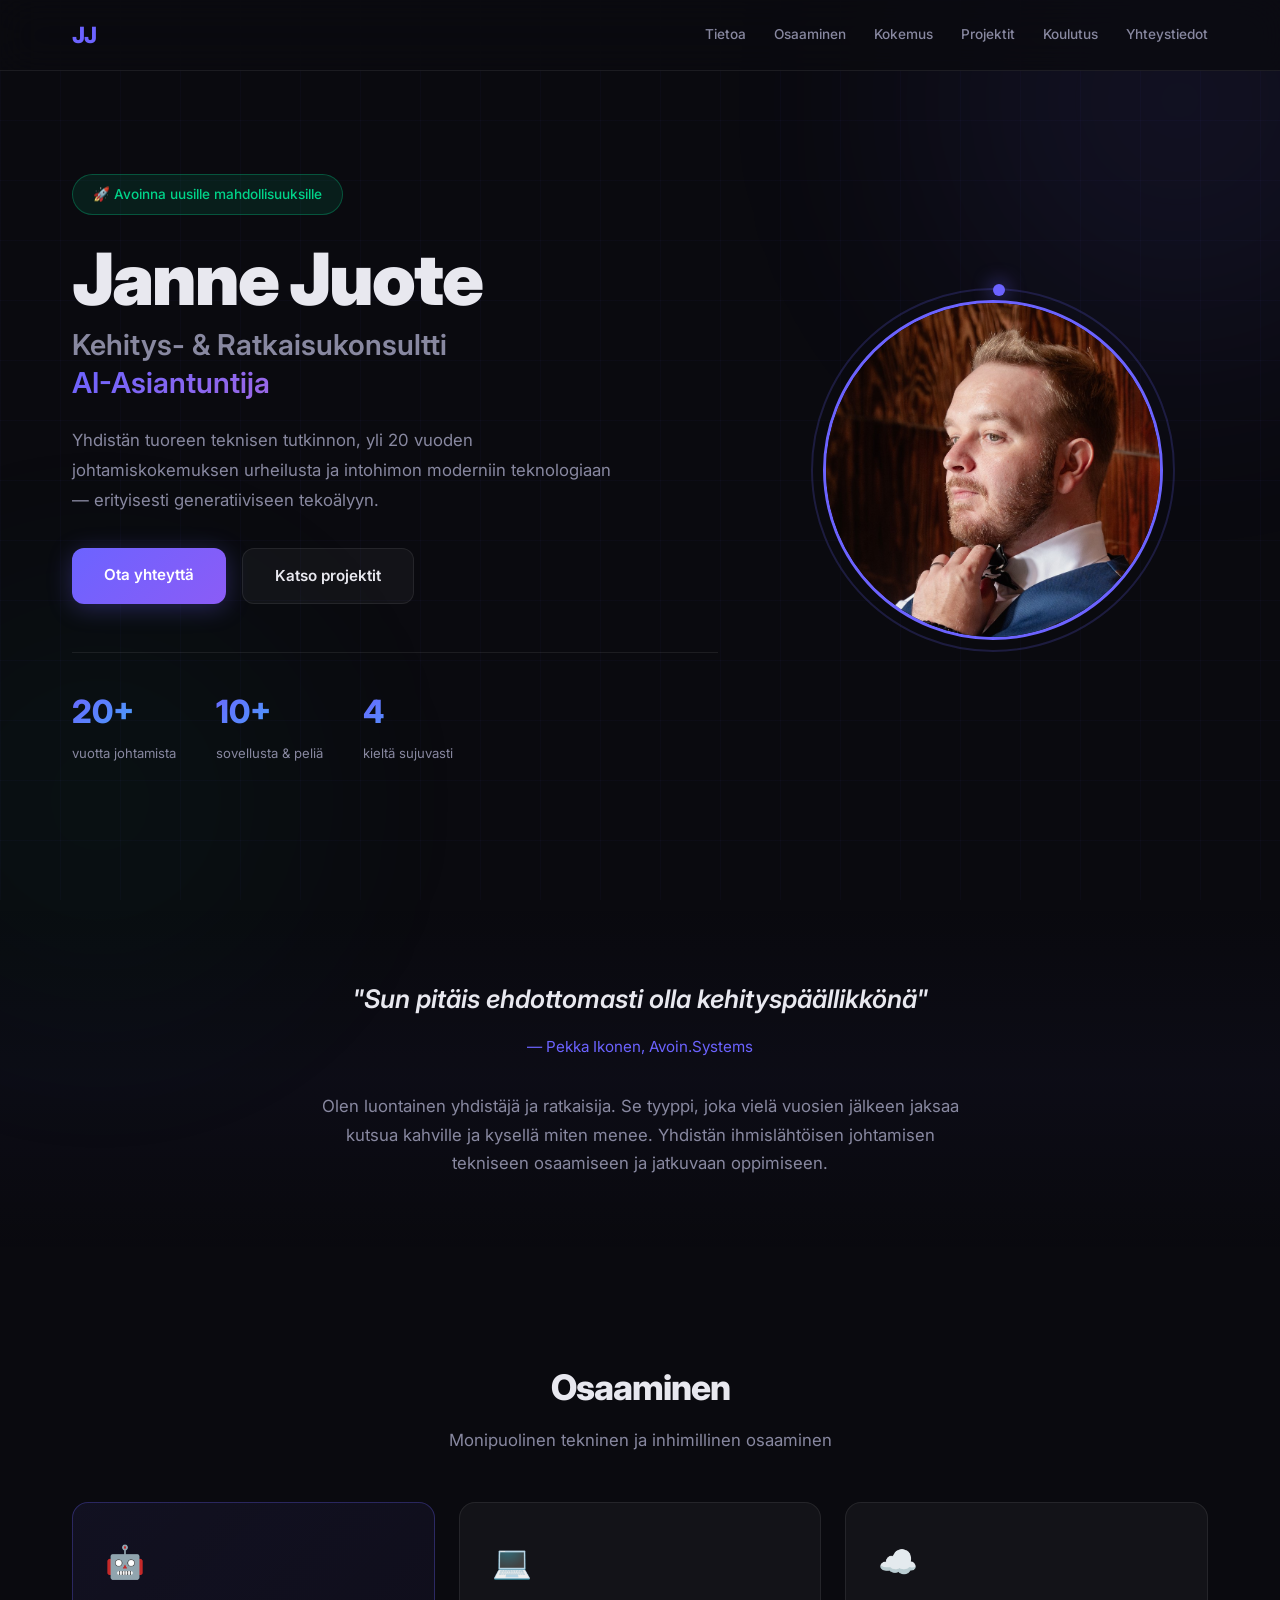
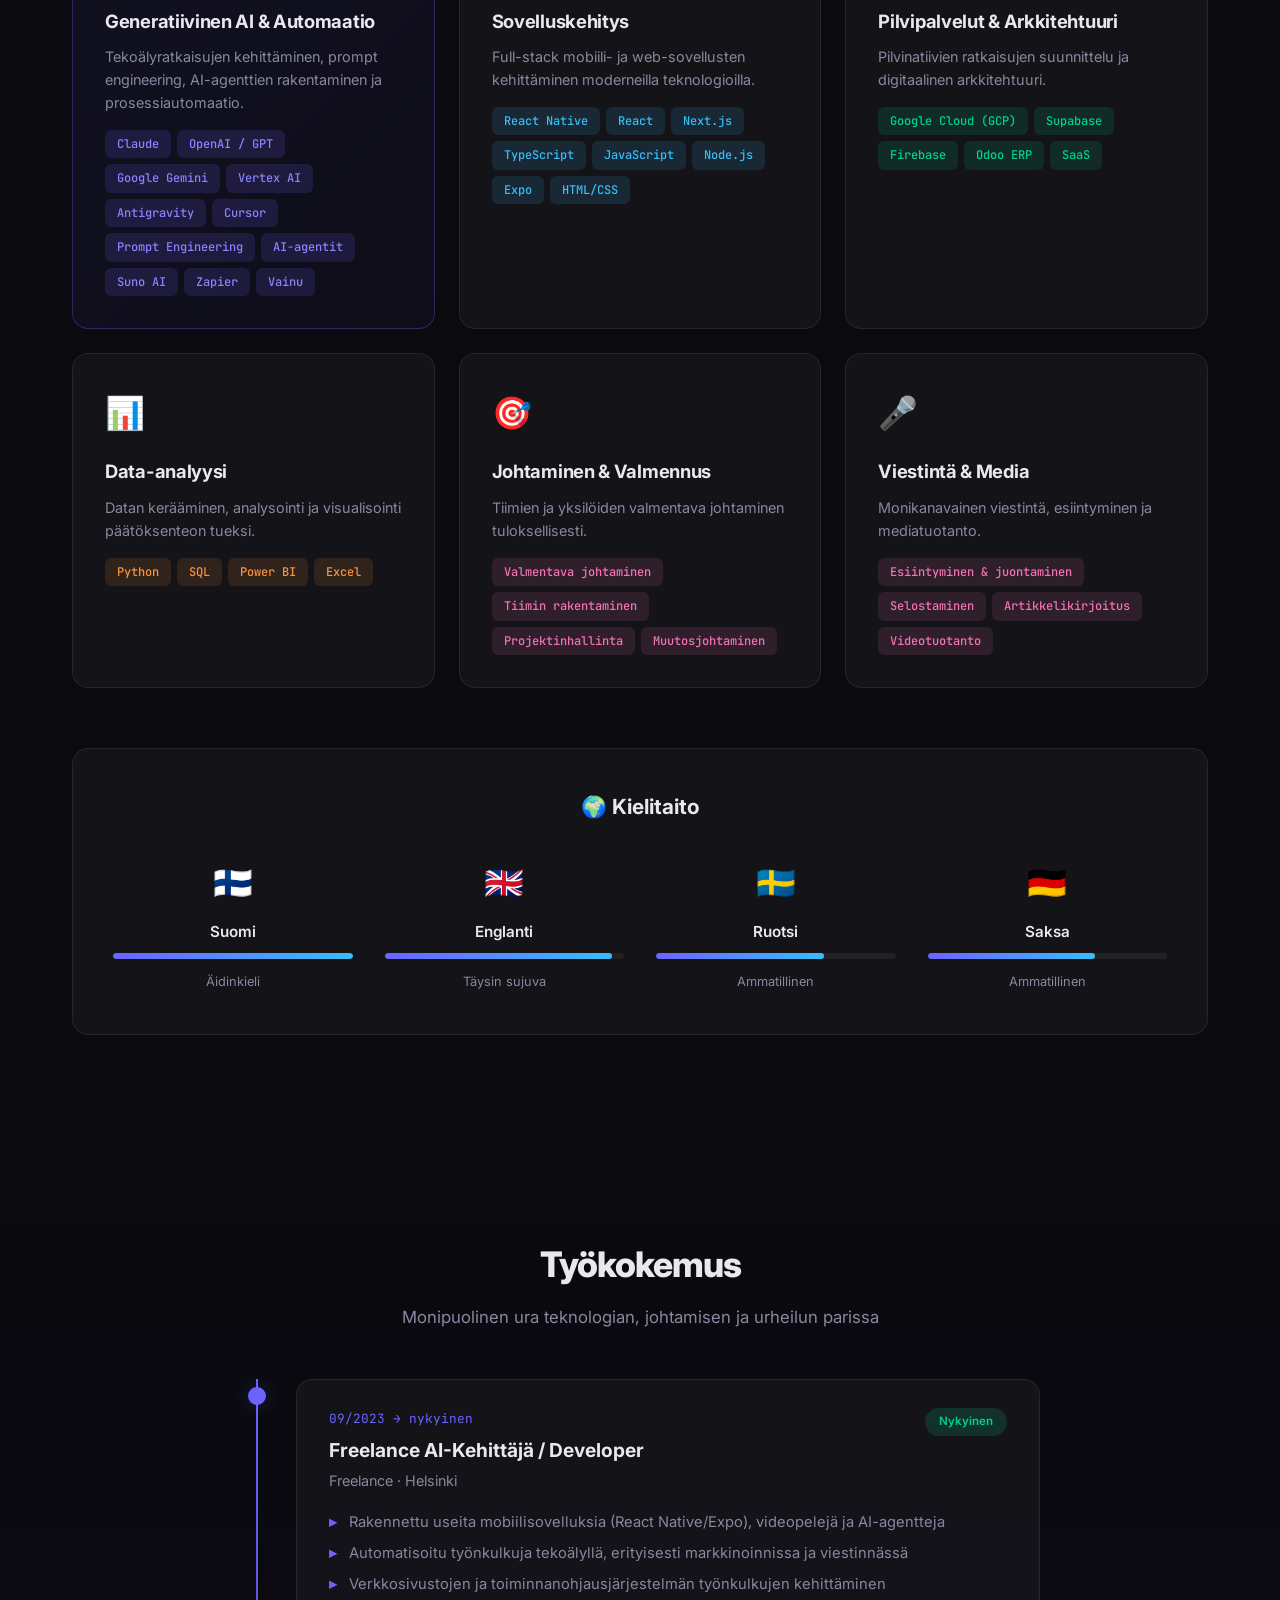
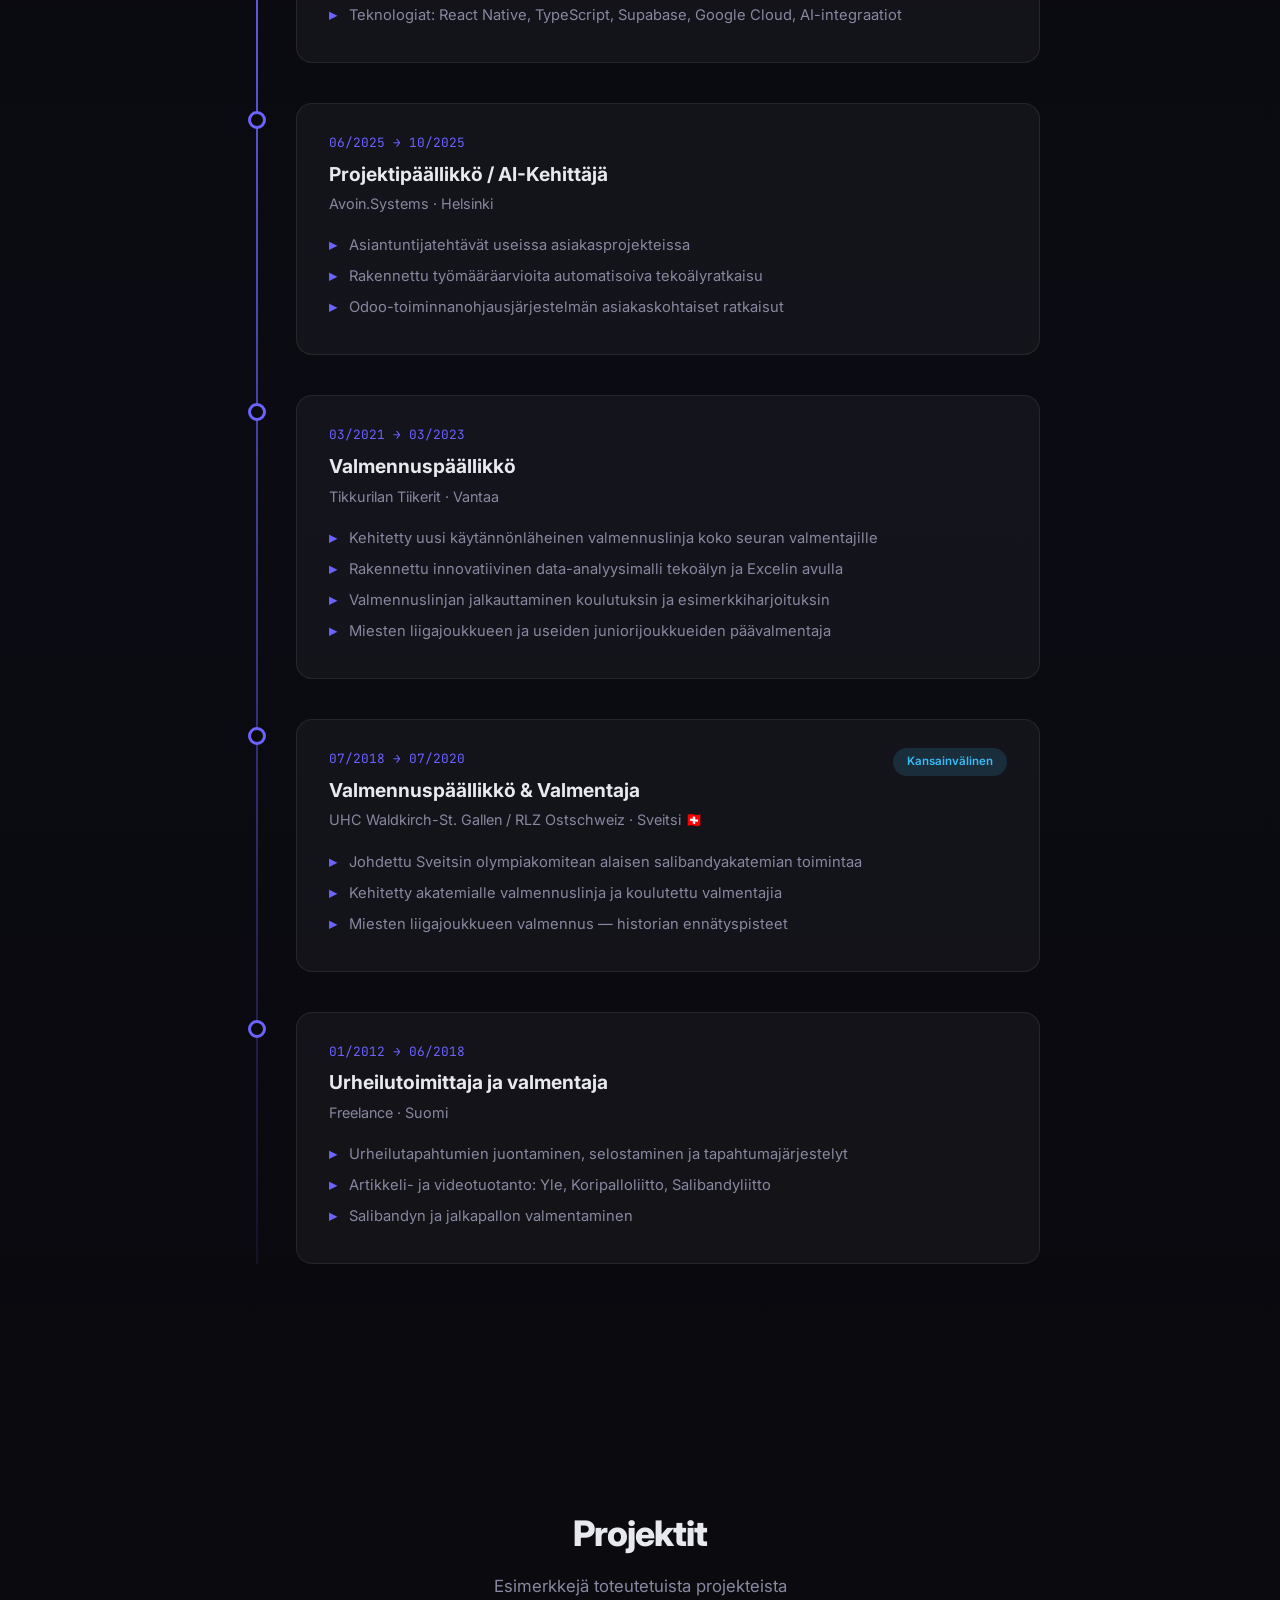
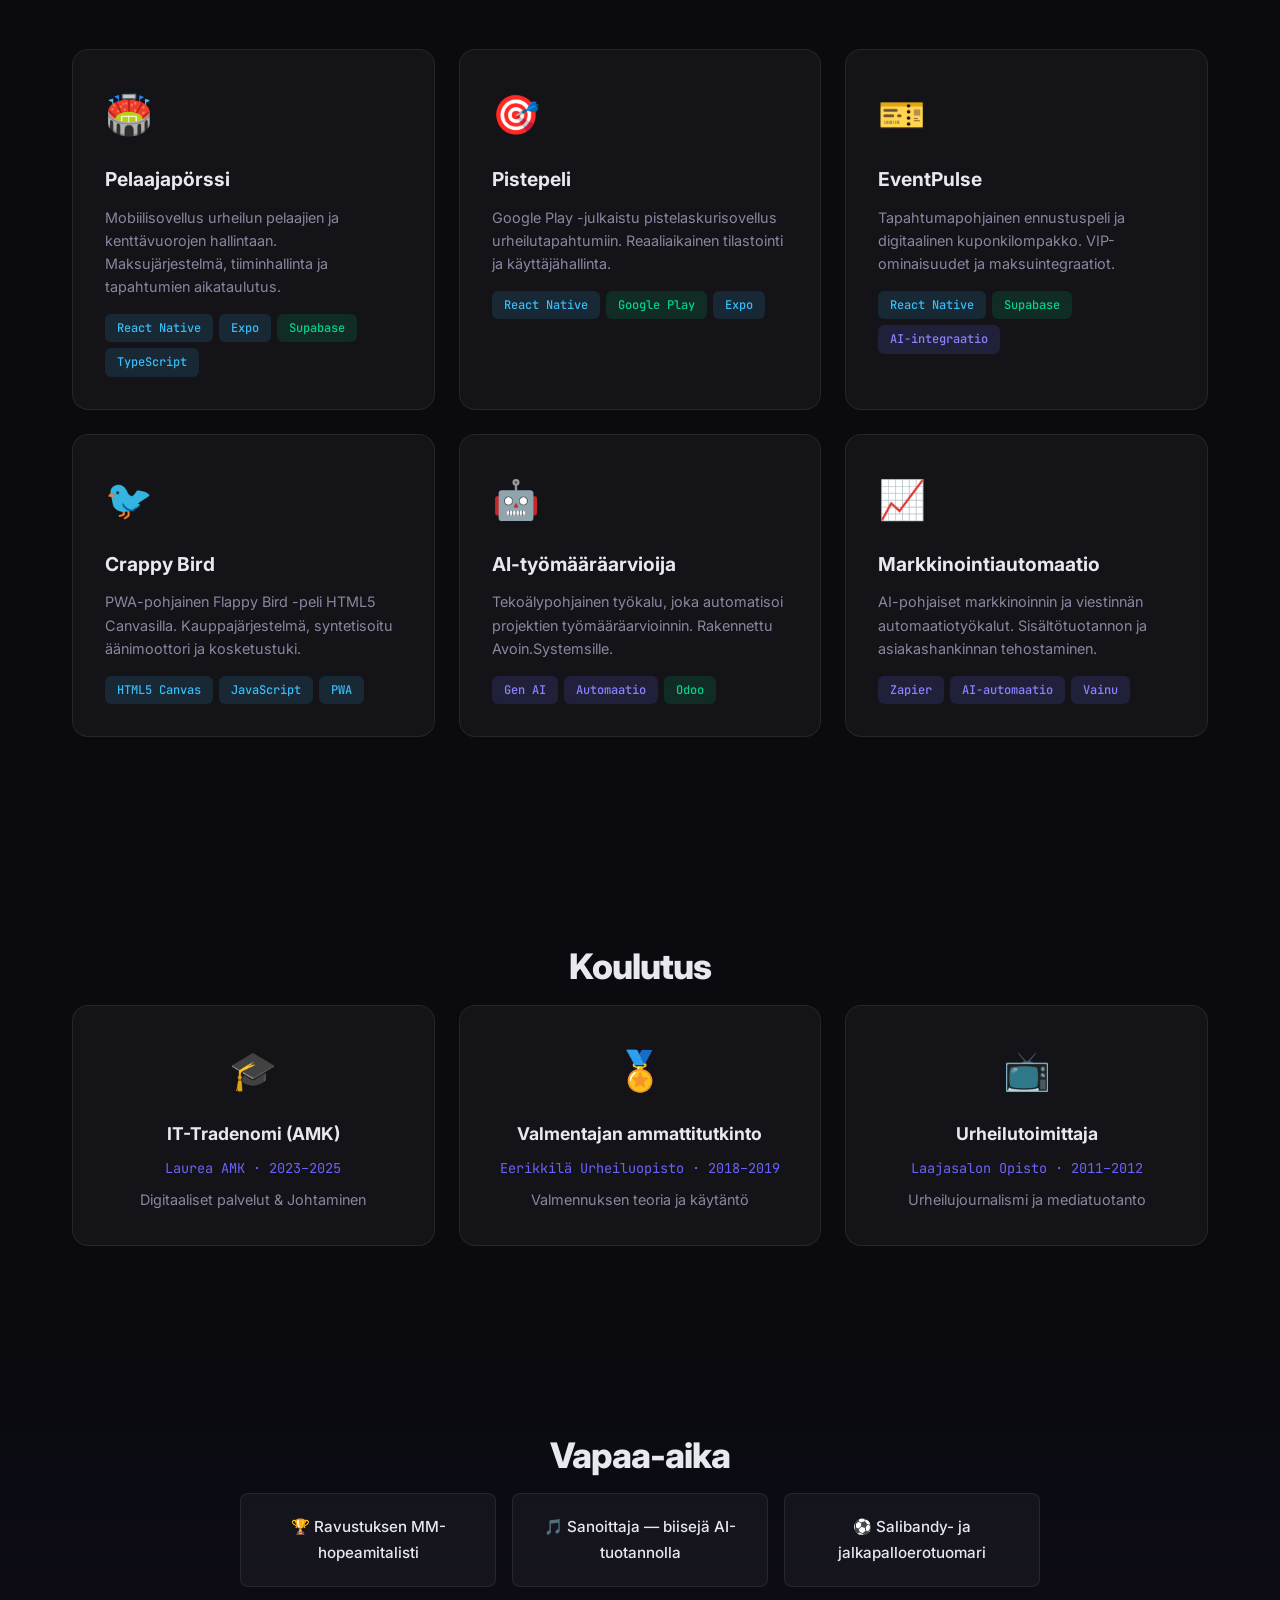
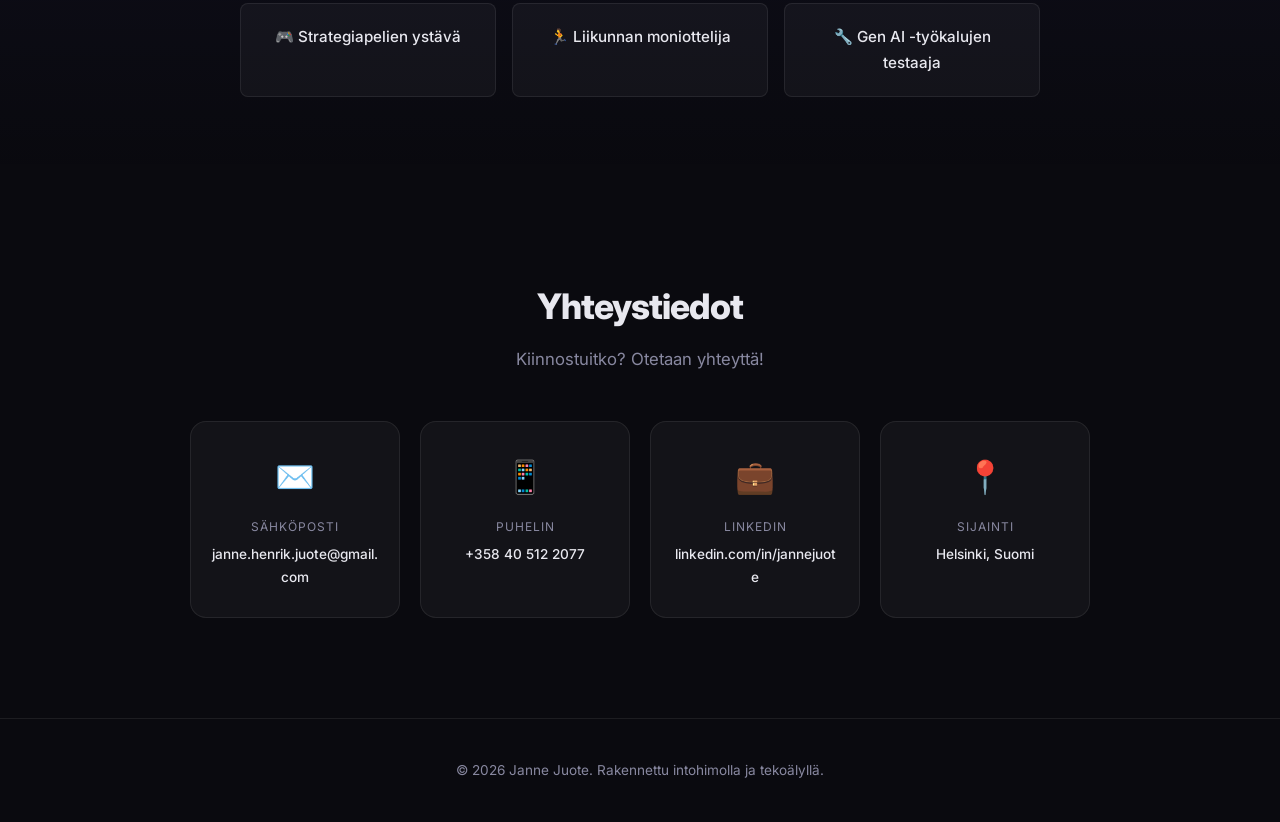
<file: index.html>
<!DOCTYPE html>
<html lang="fi">
<head>
    <meta charset="UTF-8">
    <meta name="viewport" content="width=device-width, initial-scale=1.0">
    <title>Janne Juote - Kehitys- & Ratkaisukonsultti | AI-Asiantuntija</title>
    <meta name="description" content="Janne Juote - Ratkaisukeskeinen digitaalisten palveluiden ja AI-asiantuntija Helsingistä.">
    <link rel="preconnect" href="https://fonts.googleapis.com">
    <link href="https://fonts.googleapis.com/css2?family=Inter:wght@300;400;500;600;700;800;900&family=JetBrains+Mono:wght@400;500&display=swap" rel="stylesheet">
    <link rel="stylesheet" href="style.css">
</head>
<body>
    <!-- Animated background -->
    <div class="bg-grid"></div>
    <div class="bg-glow bg-glow-1"></div>
    <div class="bg-glow bg-glow-2"></div>

    <!-- Navigation -->
    <nav class="nav" id="nav">
        <div class="nav-inner">
            <a href="#hero" class="nav-logo">JJ</a>
            <div class="nav-links">
                <a href="#about">Tietoa</a>
                <a href="#skills">Osaaminen</a>
                <a href="#experience">Kokemus</a>
                <a href="#projects">Projektit</a>
                <a href="#education">Koulutus</a>
                <a href="#contact">Yhteystiedot</a>
            </div>
        </div>
    </nav>

    <!-- Hero Section -->
    <section class="hero" id="hero">
        <div class="hero-content">
            <div class="hero-text">
                <div class="hero-badge">🚀 Avoinna uusille mahdollisuuksille</div>
                <h1>Janne Juote</h1>
                <p class="hero-title">Kehitys- & Ratkaisukonsultti</p>
                <p class="hero-title accent">AI-Asiantuntija</p>
                <p class="hero-desc">Yhdistän tuoreen teknisen tutkinnon, yli 20 vuoden johtamiskokemuksen urheilusta ja intohimon moderniin teknologiaan — erityisesti generatiiviseen tekoälyyn.</p>
                <div class="hero-actions">
                    <a href="#contact" class="btn btn-primary">Ota yhteyttä</a>
                    <a href="#projects" class="btn btn-secondary">Katso projektit</a>
                </div>
                <div class="hero-stats">
                    <div class="stat">
                        <span class="stat-num">20+</span>
                        <span class="stat-label">vuotta johtamista</span>
                    </div>
                    <div class="stat">
                        <span class="stat-num">10+</span>
                        <span class="stat-label">sovellusta & peliä</span>
                    </div>
                    <div class="stat">
                        <span class="stat-num">4</span>
                        <span class="stat-label">kieltä sujuvasti</span>
                    </div>
                </div>
            </div>
            <div class="hero-image">
                <div class="hero-image-frame">
                    <img src="profile.jpg" alt="Janne Juote" />
                    <div class="hero-image-ring"></div>
                </div>
            </div>
        </div>
    </section>

    <!-- About / Quote -->
    <section class="about" id="about">
        <div class="container">
            <blockquote class="quote">
                <p>"Sun pitäis ehdottomasti olla kehityspäällikkönä"</p>
                <cite>— Pekka Ikonen, Avoin.Systems</cite>
            </blockquote>
            <p class="about-text">Olen luontainen yhdistäjä ja ratkaisija. Se tyyppi, joka vielä vuosien jälkeen jaksaa kutsua kahville ja kysellä miten menee. Yhdistän ihmislähtöisen johtamisen tekniseen osaamiseen ja jatkuvaan oppimiseen.</p>
        </div>
    </section>

    <!-- Skills Section -->
    <section class="skills" id="skills">
        <div class="container">
            <h2 class="section-title">Osaaminen</h2>
            <p class="section-subtitle">Monipuolinen tekninen ja inhimillinen osaaminen</p>

            <div class="skills-grid">
                <!-- AI & Automaatio -->
                <div class="skill-card skill-card-featured">
                    <div class="skill-icon">🤖</div>
                    <h3>Generatiivinen AI & Automaatio</h3>
                    <p>Tekoälyratkaisujen kehittäminen, prompt engineering, AI-agenttien rakentaminen ja prosessiautomaatio.</p>
                    <div class="skill-tags">
                        <span class="tag tag-ai">Claude</span>
                        <span class="tag tag-ai">OpenAI / GPT</span>
                        <span class="tag tag-ai">Google Gemini</span>
                        <span class="tag tag-ai">Vertex AI</span>
                        <span class="tag tag-ai">Antigravity</span>
                        <span class="tag tag-ai">Cursor</span>
                        <span class="tag tag-ai">Prompt Engineering</span>
                        <span class="tag tag-ai">AI-agentit</span>
                        <span class="tag tag-ai">Suno AI</span>
                        <span class="tag tag-ai">Zapier</span>
                        <span class="tag tag-ai">Vainu</span>
                    </div>
                </div>

                <!-- Sovelluskehitys -->
                <div class="skill-card">
                    <div class="skill-icon">💻</div>
                    <h3>Sovelluskehitys</h3>
                    <p>Full-stack mobiili- ja web-sovellusten kehittäminen moderneilla teknologioilla.</p>
                    <div class="skill-tags">
                        <span class="tag tag-dev">React Native</span>
                        <span class="tag tag-dev">React</span>
                        <span class="tag tag-dev">Next.js</span>
                        <span class="tag tag-dev">TypeScript</span>
                        <span class="tag tag-dev">JavaScript</span>
                        <span class="tag tag-dev">Node.js</span>
                        <span class="tag tag-dev">Expo</span>
                        <span class="tag tag-dev">HTML/CSS</span>
                    </div>
                </div>

                <!-- Pilvi & Infra -->
                <div class="skill-card">
                    <div class="skill-icon">☁️</div>
                    <h3>Pilvipalvelut & Arkkitehtuuri</h3>
                    <p>Pilvinatiivien ratkaisujen suunnittelu ja digitaalinen arkkitehtuuri.</p>
                    <div class="skill-tags">
                        <span class="tag tag-cloud">Google Cloud (GCP)</span>
                        <span class="tag tag-cloud">Supabase</span>
                        <span class="tag tag-cloud">Firebase</span>
                        <span class="tag tag-cloud">Odoo ERP</span>
                        <span class="tag tag-cloud">SaaS</span>
                    </div>
                </div>

                <!-- Data -->
                <div class="skill-card">
                    <div class="skill-icon">📊</div>
                    <h3>Data-analyysi</h3>
                    <p>Datan kerääminen, analysointi ja visualisointi päätöksenteon tueksi.</p>
                    <div class="skill-tags">
                        <span class="tag tag-data">Python</span>
                        <span class="tag tag-data">SQL</span>
                        <span class="tag tag-data">Power BI</span>
                        <span class="tag tag-data">Excel</span>
                    </div>
                </div>

                <!-- Johtaminen -->
                <div class="skill-card">
                    <div class="skill-icon">🎯</div>
                    <h3>Johtaminen & Valmennus</h3>
                    <p>Tiimien ja yksilöiden valmentava johtaminen tuloksellisesti.</p>
                    <div class="skill-tags">
                        <span class="tag tag-soft">Valmentava johtaminen</span>
                        <span class="tag tag-soft">Tiimin rakentaminen</span>
                        <span class="tag tag-soft">Projektinhallinta</span>
                        <span class="tag tag-soft">Muutosjohtaminen</span>
                    </div>
                </div>

                <!-- Viestintä -->
                <div class="skill-card">
                    <div class="skill-icon">🎤</div>
                    <h3>Viestintä & Media</h3>
                    <p>Monikanavainen viestintä, esiintyminen ja mediatuotanto.</p>
                    <div class="skill-tags">
                        <span class="tag tag-soft">Esiintyminen & juontaminen</span>
                        <span class="tag tag-soft">Selostaminen</span>
                        <span class="tag tag-soft">Artikkelikirjoitus</span>
                        <span class="tag tag-soft">Videotuotanto</span>
                    </div>
                </div>
            </div>

            <!-- Kielitaito -->
            <div class="languages-section">
                <h3 class="languages-title">🌍 Kielitaito</h3>
                <div class="languages-grid">
                    <div class="lang-item">
                        <span class="lang-flag">🇫🇮</span>
                        <span class="lang-name">Suomi</span>
                        <div class="lang-bar"><div class="lang-fill" style="width:100%"></div></div>
                        <span class="lang-level">Äidinkieli</span>
                    </div>
                    <div class="lang-item">
                        <span class="lang-flag">🇬🇧</span>
                        <span class="lang-name">Englanti</span>
                        <div class="lang-bar"><div class="lang-fill" style="width:95%"></div></div>
                        <span class="lang-level">Täysin sujuva</span>
                    </div>
                    <div class="lang-item">
                        <span class="lang-flag">🇸🇪</span>
                        <span class="lang-name">Ruotsi</span>
                        <div class="lang-bar"><div class="lang-fill" style="width:70%"></div></div>
                        <span class="lang-level">Ammatillinen</span>
                    </div>
                    <div class="lang-item">
                        <span class="lang-flag">🇩🇪</span>
                        <span class="lang-name">Saksa</span>
                        <div class="lang-bar"><div class="lang-fill" style="width:70%"></div></div>
                        <span class="lang-level">Ammatillinen</span>
                    </div>
                </div>
            </div>
        </div>
    </section>

    <!-- Experience Timeline -->
    <section class="experience" id="experience">
        <div class="container">
            <h2 class="section-title">Työkokemus</h2>
            <p class="section-subtitle">Monipuolinen ura teknologian, johtamisen ja urheilun parissa</p>

            <div class="timeline">
                <div class="timeline-item">
                    <div class="timeline-marker active"></div>
                    <div class="timeline-content">
                        <div class="timeline-header">
                            <div>
                                <span class="timeline-date">09/2023 → nykyinen</span>
                                <h3>Freelance AI-Kehittäjä / Developer</h3>
                                <span class="timeline-company">Freelance · Helsinki</span>
                            </div>
                            <span class="timeline-badge badge-current">Nykyinen</span>
                        </div>
                        <ul>
                            <li>Rakennettu useita mobiilisovelluksia (React Native/Expo), videopelejä ja AI-agentteja</li>
                            <li>Automatisoitu työnkulkuja tekoälyllä, erityisesti markkinoinnissa ja viestinnässä</li>
                            <li>Verkkosivustojen ja toiminnanohjausjärjestelmän työnkulkujen kehittäminen</li>
                            <li>Teknologiat: React Native, TypeScript, Supabase, Google Cloud, AI-integraatiot</li>
                        </ul>
                    </div>
                </div>

                <div class="timeline-item">
                    <div class="timeline-marker"></div>
                    <div class="timeline-content">
                        <div class="timeline-header">
                            <div>
                                <span class="timeline-date">06/2025 → 10/2025</span>
                                <h3>Projektipäällikkö / AI-Kehittäjä</h3>
                                <span class="timeline-company">Avoin.Systems · Helsinki</span>
                            </div>
                        </div>
                        <ul>
                            <li>Asiantuntijatehtävät useissa asiakasprojekteissa</li>
                            <li>Rakennettu työmääräarvioita automatisoiva tekoälyratkaisu</li>
                            <li>Odoo-toiminnanohjausjärjestelmän asiakaskohtaiset ratkaisut</li>
                        </ul>
                    </div>
                </div>

                <div class="timeline-item">
                    <div class="timeline-marker"></div>
                    <div class="timeline-content">
                        <div class="timeline-header">
                            <div>
                                <span class="timeline-date">03/2021 → 03/2023</span>
                                <h3>Valmennuspäällikkö</h3>
                                <span class="timeline-company">Tikkurilan Tiikerit · Vantaa</span>
                            </div>
                        </div>
                        <ul>
                            <li>Kehitetty uusi käytännönläheinen valmennuslinja koko seuran valmentajille</li>
                            <li>Rakennettu innovatiivinen data-analyysimalli tekoälyn ja Excelin avulla</li>
                            <li>Valmennuslinjan jalkauttaminen koulutuksin ja esimerkkiharjoituksin</li>
                            <li>Miesten liigajoukkueen ja useiden juniorijoukkueiden päävalmentaja</li>
                        </ul>
                    </div>
                </div>

                <div class="timeline-item">
                    <div class="timeline-marker"></div>
                    <div class="timeline-content">
                        <div class="timeline-header">
                            <div>
                                <span class="timeline-date">07/2018 → 07/2020</span>
                                <h3>Valmennuspäällikkö & Valmentaja</h3>
                                <span class="timeline-company">UHC Waldkirch-St. Gallen / RLZ Ostschweiz · Sveitsi 🇨🇭</span>
                            </div>
                            <span class="timeline-badge badge-intl">Kansainvälinen</span>
                        </div>
                        <ul>
                            <li>Johdettu Sveitsin olympiakomitean alaisen salibandyakatemian toimintaa</li>
                            <li>Kehitetty akatemialle valmennuslinja ja koulutettu valmentajia</li>
                            <li>Miesten liigajoukkueen valmennus — historian ennätyspisteet</li>
                        </ul>
                    </div>
                </div>

                <div class="timeline-item">
                    <div class="timeline-marker"></div>
                    <div class="timeline-content">
                        <div class="timeline-header">
                            <div>
                                <span class="timeline-date">01/2012 → 06/2018</span>
                                <h3>Urheilutoimittaja ja valmentaja</h3>
                                <span class="timeline-company">Freelance · Suomi</span>
                            </div>
                        </div>
                        <ul>
                            <li>Urheilutapahtumien juontaminen, selostaminen ja tapahtumajärjestelyt</li>
                            <li>Artikkeli- ja videotuotanto: Yle, Koripalloliitto, Salibandyliitto</li>
                            <li>Salibandyn ja jalkapallon valmentaminen</li>
                        </ul>
                    </div>
                </div>
            </div>
        </div>
    </section>

    <!-- Projects Section -->
    <section class="projects" id="projects">
        <div class="container">
            <h2 class="section-title">Projektit</h2>
            <p class="section-subtitle">Esimerkkejä toteutetuista projekteista</p>

            <div class="projects-grid">
                <div class="project-card">
                    <div class="project-icon">🏟️</div>
                    <h3>Pelaajapörssi</h3>
                    <p>Mobiilisovellus urheilun pelaajien ja kenttävuorojen hallintaan. Maksujärjestelmä, tiiminhallinta ja tapahtumien aikataulutus.</p>
                    <div class="skill-tags">
                        <span class="tag tag-dev">React Native</span>
                        <span class="tag tag-dev">Expo</span>
                        <span class="tag tag-cloud">Supabase</span>
                        <span class="tag tag-dev">TypeScript</span>
                    </div>
                </div>

                <div class="project-card">
                    <div class="project-icon">🎯</div>
                    <h3>Pistepeli</h3>
                    <p>Google Play -julkaistu pistelaskurisovellus urheilutapahtumiin. Reaaliaikainen tilastointi ja käyttäjähallinta.</p>
                    <div class="skill-tags">
                        <span class="tag tag-dev">React Native</span>
                        <span class="tag tag-cloud">Google Play</span>
                        <span class="tag tag-dev">Expo</span>
                    </div>
                </div>

                <div class="project-card">
                    <div class="project-icon">🎫</div>
                    <h3>EventPulse</h3>
                    <p>Tapahtumapohjainen ennustuspeli ja digitaalinen kuponkilompakko. VIP-ominaisuudet ja maksuintegraatiot.</p>
                    <div class="skill-tags">
                        <span class="tag tag-dev">React Native</span>
                        <span class="tag tag-cloud">Supabase</span>
                        <span class="tag tag-ai">AI-integraatio</span>
                    </div>
                </div>

                <div class="project-card">
                    <div class="project-icon">🐦</div>
                    <h3>Crappy Bird</h3>
                    <p>PWA-pohjainen Flappy Bird -peli HTML5 Canvasilla. Kauppajärjestelmä, syntetisoitu äänimoottori ja kosketustuki.</p>
                    <div class="skill-tags">
                        <span class="tag tag-dev">HTML5 Canvas</span>
                        <span class="tag tag-dev">JavaScript</span>
                        <span class="tag tag-dev">PWA</span>
                    </div>
                </div>

                <div class="project-card">
                    <div class="project-icon">🤖</div>
                    <h3>AI-työmääräarvioija</h3>
                    <p>Tekoälypohjainen työkalu, joka automatisoi projektien työmääräarvioinnin. Rakennettu Avoin.Systemsille.</p>
                    <div class="skill-tags">
                        <span class="tag tag-ai">Gen AI</span>
                        <span class="tag tag-ai">Automaatio</span>
                        <span class="tag tag-cloud">Odoo</span>
                    </div>
                </div>

                <div class="project-card">
                    <div class="project-icon">📈</div>
                    <h3>Markkinointiautomaatio</h3>
                    <p>AI-pohjaiset markkinoinnin ja viestinnän automaatiotyökalut. Sisältötuotannon ja asiakashankinnan tehostaminen.</p>
                    <div class="skill-tags">
                        <span class="tag tag-ai">Zapier</span>
                        <span class="tag tag-ai">AI-automaatio</span>
                        <span class="tag tag-ai">Vainu</span>
                    </div>
                </div>
            </div>
        </div>
    </section>

    <!-- Education -->
    <section class="education" id="education">
        <div class="container">
            <h2 class="section-title">Koulutus</h2>
            <div class="edu-grid">
                <div class="edu-card">
                    <div class="edu-icon">🎓</div>
                    <h3>IT-Tradenomi (AMK)</h3>
                    <p class="edu-school">Laurea AMK · 2023–2025</p>
                    <p>Digitaaliset palvelut & Johtaminen</p>
                </div>
                <div class="edu-card">
                    <div class="edu-icon">🏅</div>
                    <h3>Valmentajan ammattitutkinto</h3>
                    <p class="edu-school">Eerikkilä Urheiluopisto · 2018–2019</p>
                    <p>Valmennuksen teoria ja käytäntö</p>
                </div>
                <div class="edu-card">
                    <div class="edu-icon">📺</div>
                    <h3>Urheilutoimittaja</h3>
                    <p class="edu-school">Laajasalon Opisto · 2011–2012</p>
                    <p>Urheilujournalismi ja mediatuotanto</p>
                </div>
            </div>
        </div>
    </section>

    <!-- Fun Facts -->
    <section class="funfacts">
        <div class="container">
            <h2 class="section-title">Vapaa-aika</h2>
            <div class="fun-grid">
                <div class="fun-item">🏆 Ravustuksen MM-hopeamitalisti</div>
                <div class="fun-item">🎵 Sanoittaja — biisejä AI-tuotannolla</div>
                <div class="fun-item">⚽ Salibandy- ja jalkapalloerotuomari</div>
                <div class="fun-item">🎮 Strategiapelien ystävä</div>
                <div class="fun-item">🏃 Liikunnan moniottelija</div>
                <div class="fun-item">🔧 Gen AI -työkalujen testaaja</div>
            </div>
        </div>
    </section>

    <!-- Contact -->
    <section class="contact" id="contact">
        <div class="container">
            <h2 class="section-title">Yhteystiedot</h2>
            <p class="section-subtitle">Kiinnostuitko? Otetaan yhteyttä!</p>
            <div class="contact-grid">
                <a href="mailto:janne.henrik.juote@gmail.com" class="contact-card">
                    <span class="contact-icon">✉️</span>
                    <span class="contact-label">Sähköposti</span>
                    <span class="contact-value">janne.henrik.juote@gmail.com</span>
                </a>
                <a href="tel:+358405122077" class="contact-card">
                    <span class="contact-icon">📱</span>
                    <span class="contact-label">Puhelin</span>
                    <span class="contact-value">+358 40 512 2077</span>
                </a>
                <a href="https://linkedin.com/in/jannejuote" target="_blank" class="contact-card">
                    <span class="contact-icon">💼</span>
                    <span class="contact-label">LinkedIn</span>
                    <span class="contact-value">linkedin.com/in/jannejuote</span>
                </a>
                <div class="contact-card">
                    <span class="contact-icon">📍</span>
                    <span class="contact-label">Sijainti</span>
                    <span class="contact-value">Helsinki, Suomi</span>
                </div>
            </div>
        </div>
    </section>

    <footer class="footer">
        <p>© 2026 Janne Juote. Rakennettu intohimolla ja tekoälyllä.</p>
    </footer>

    <script src="script.js"></script>
</body>
</html>
</file>
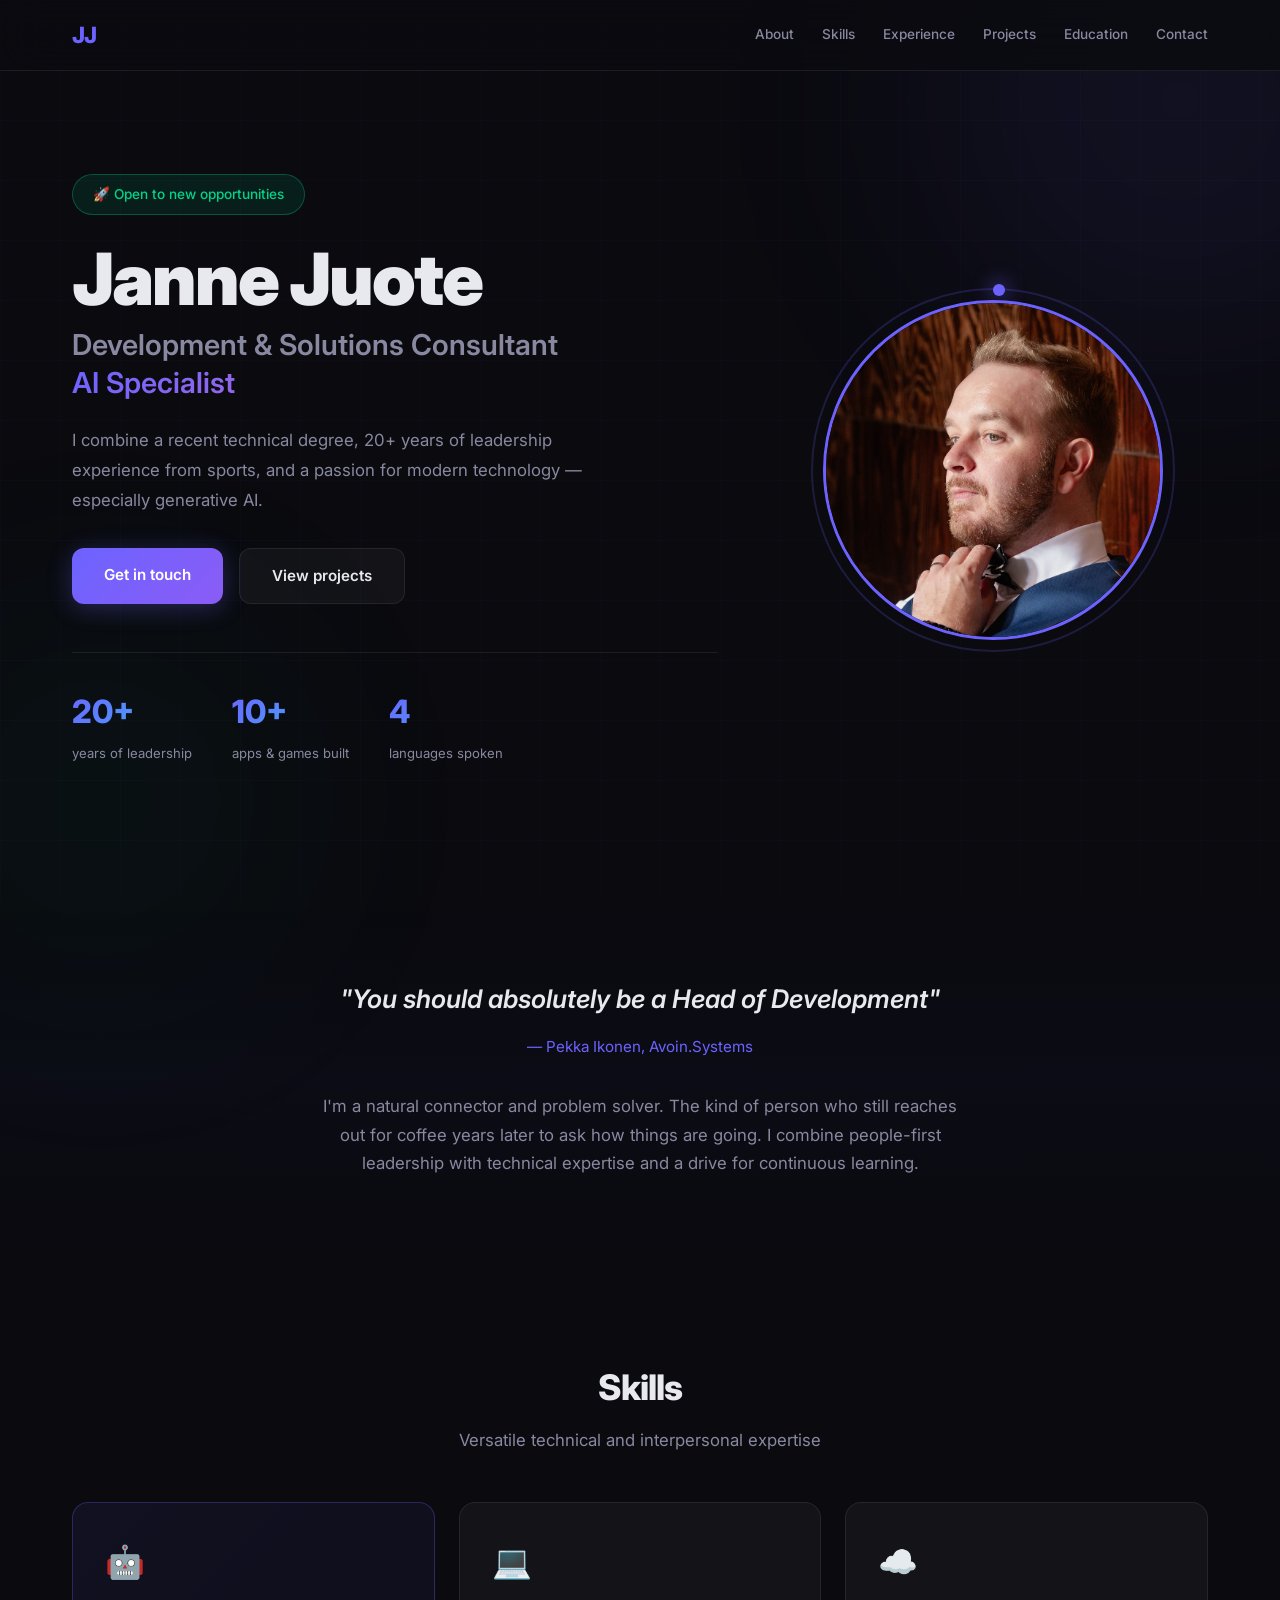
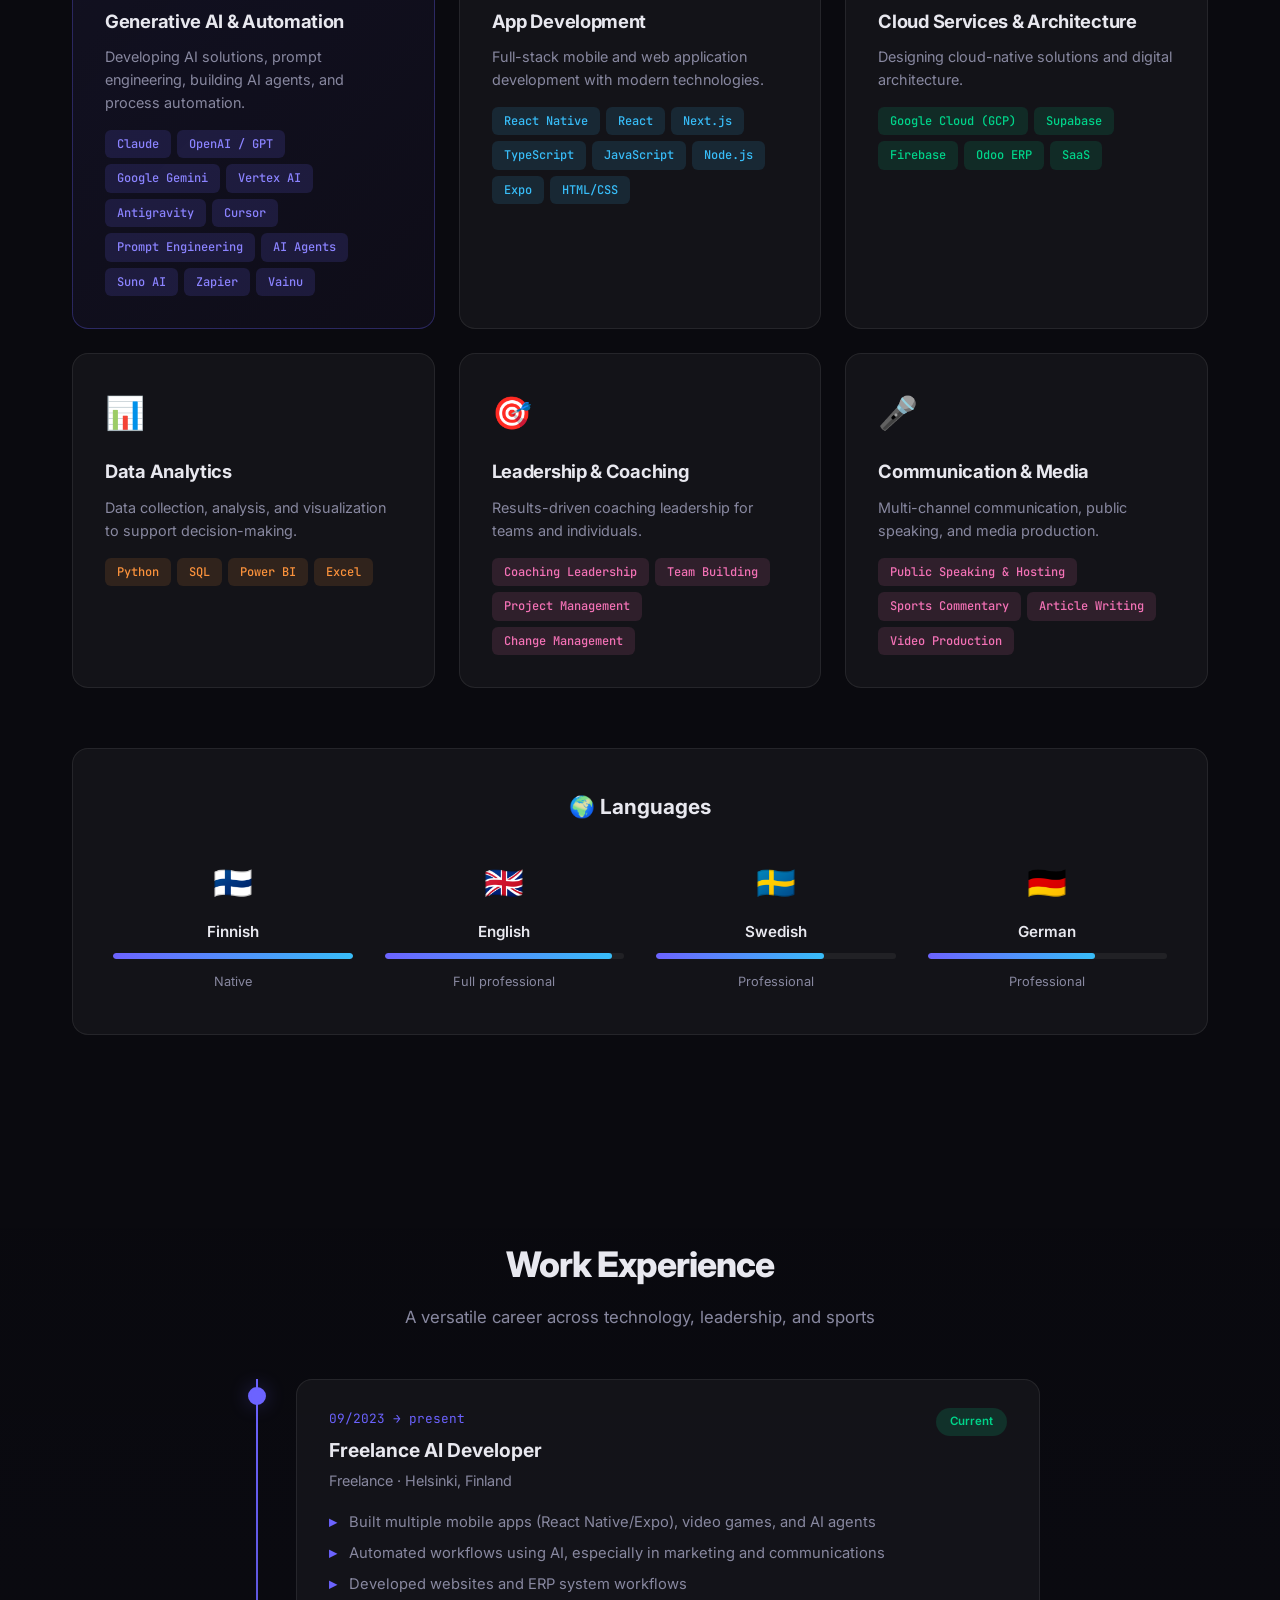
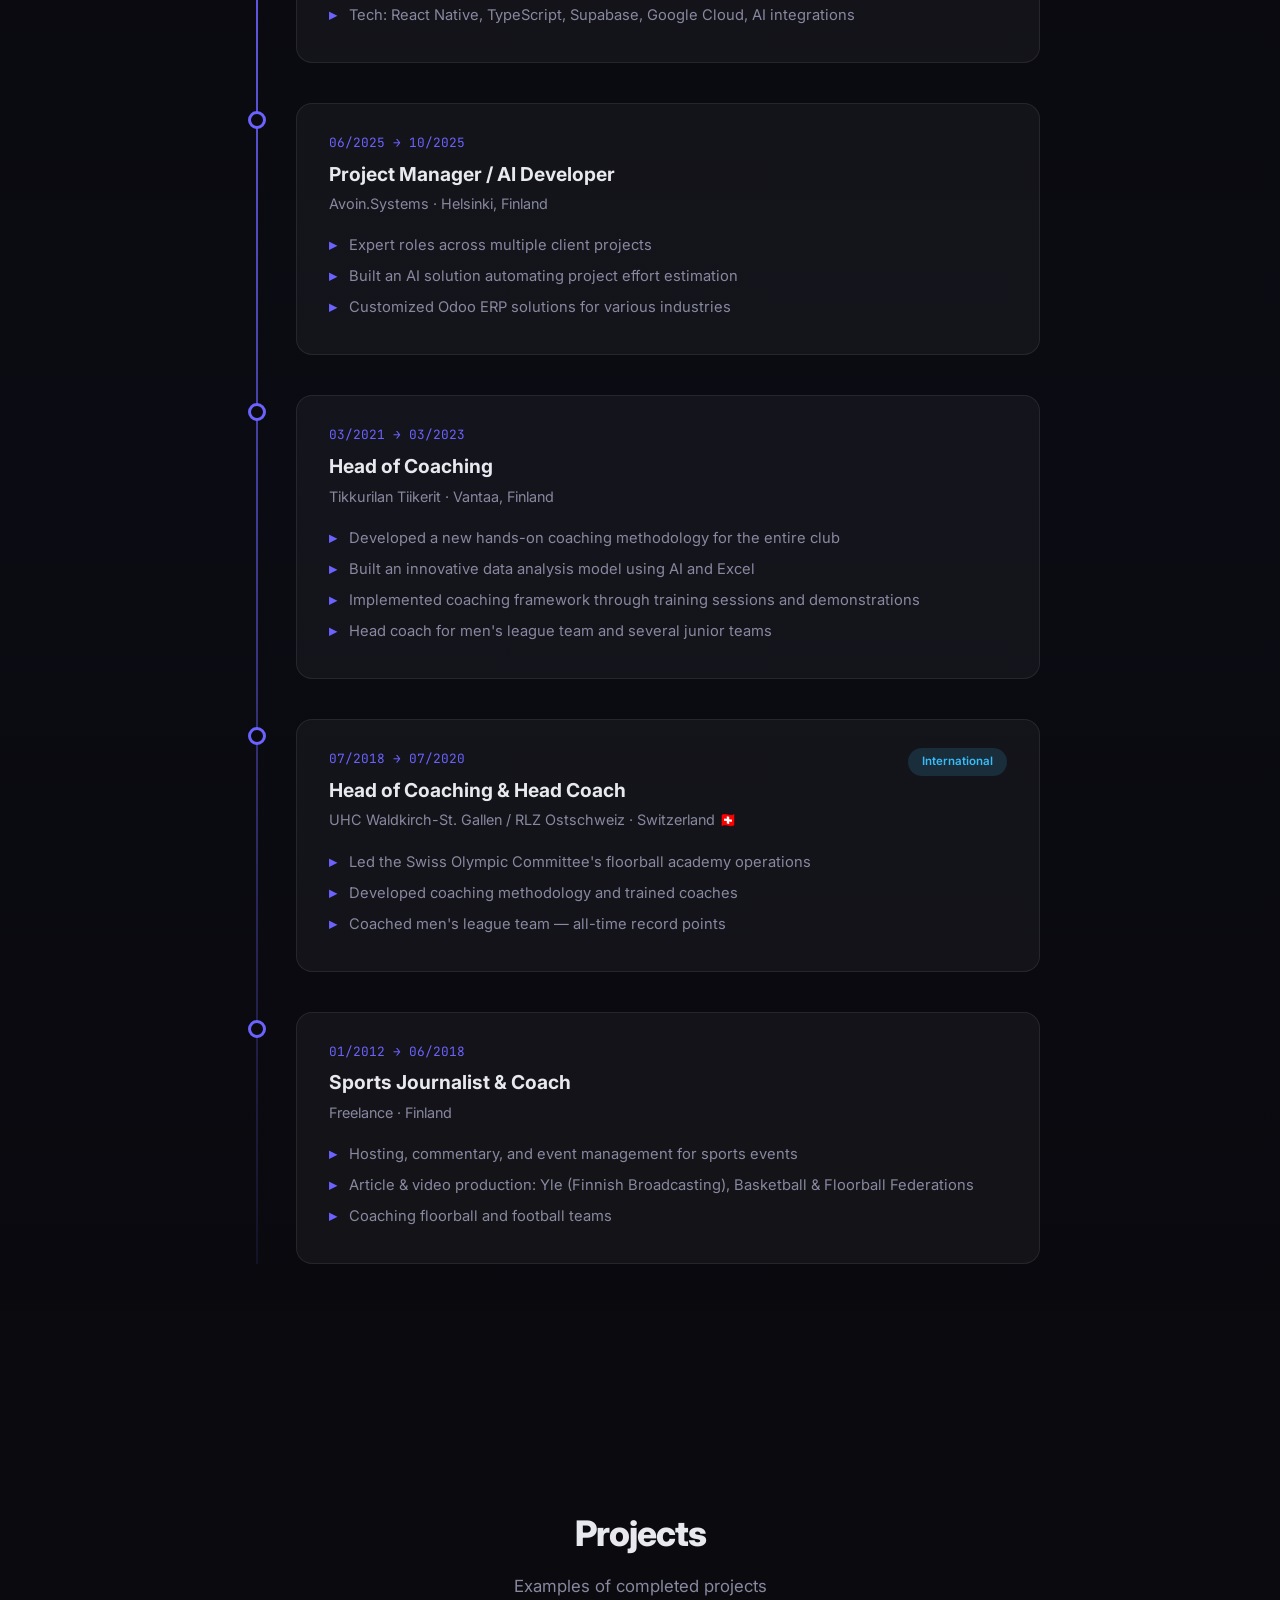
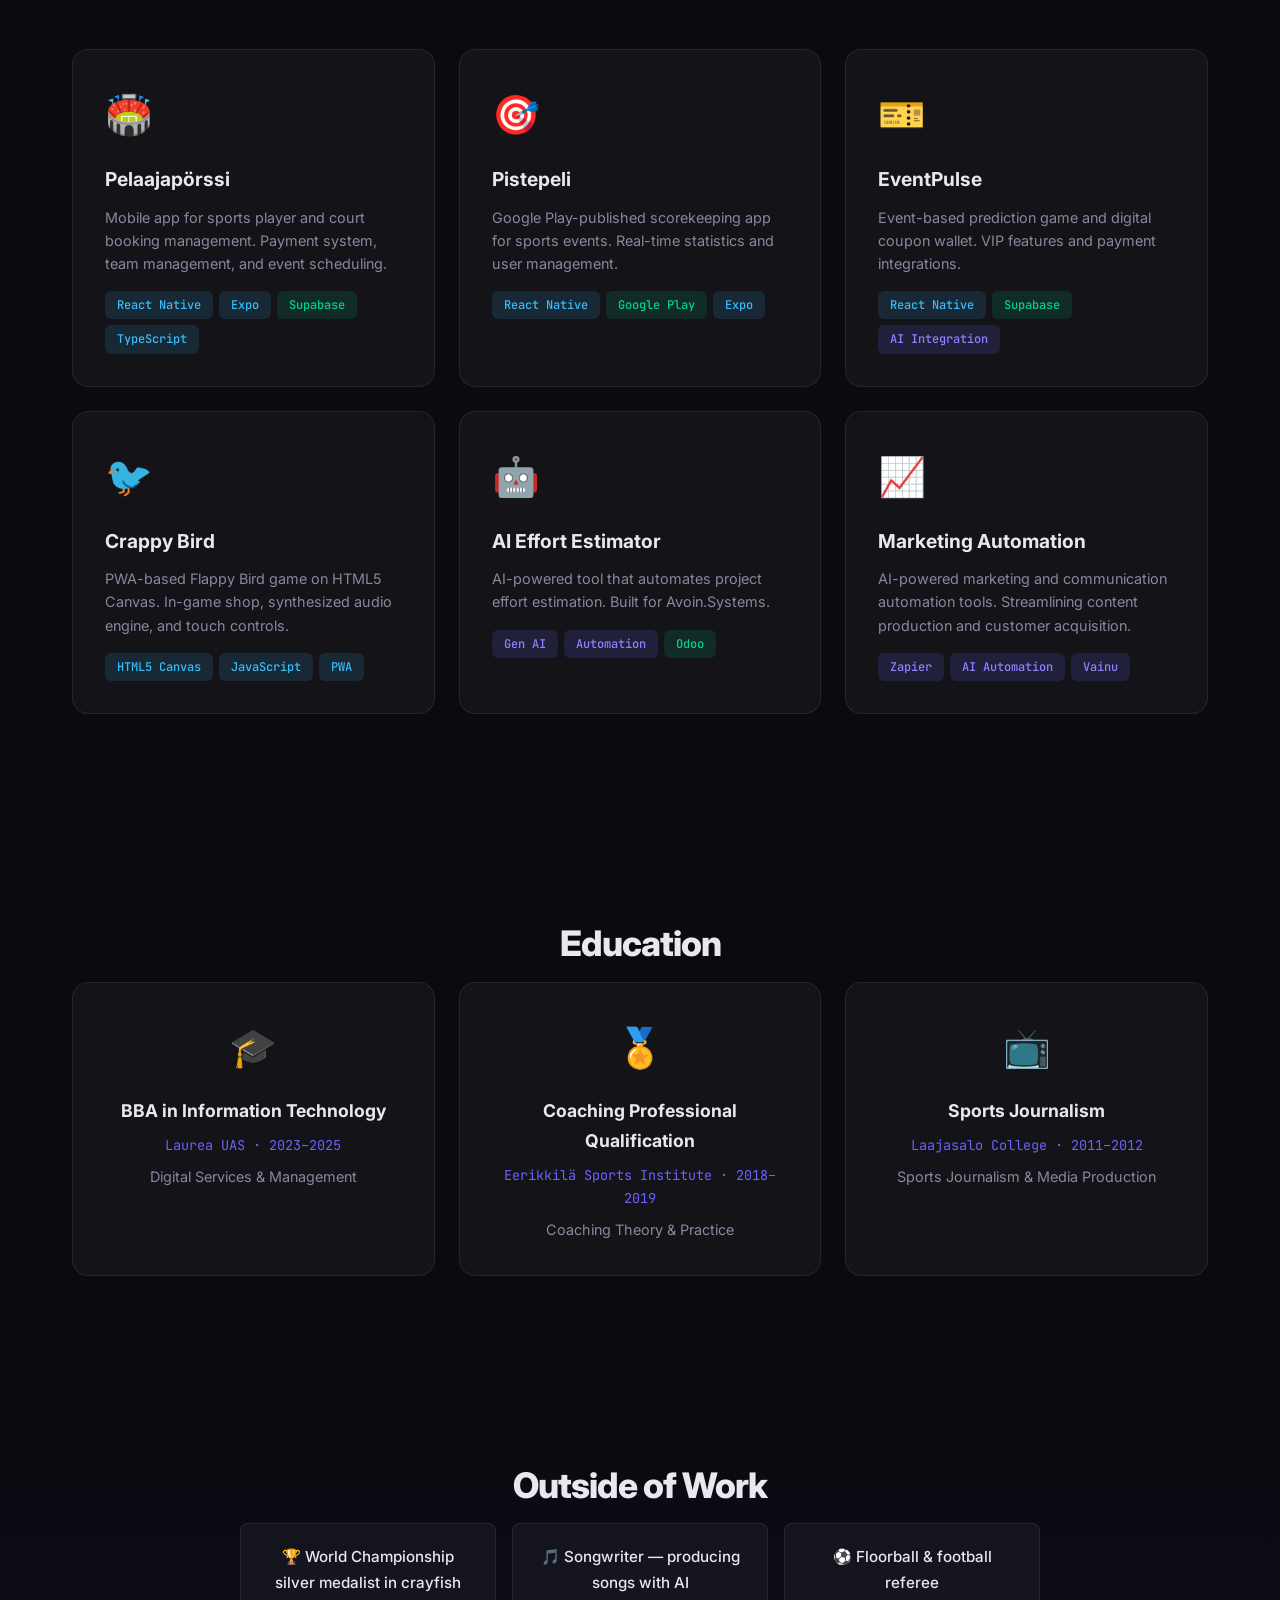
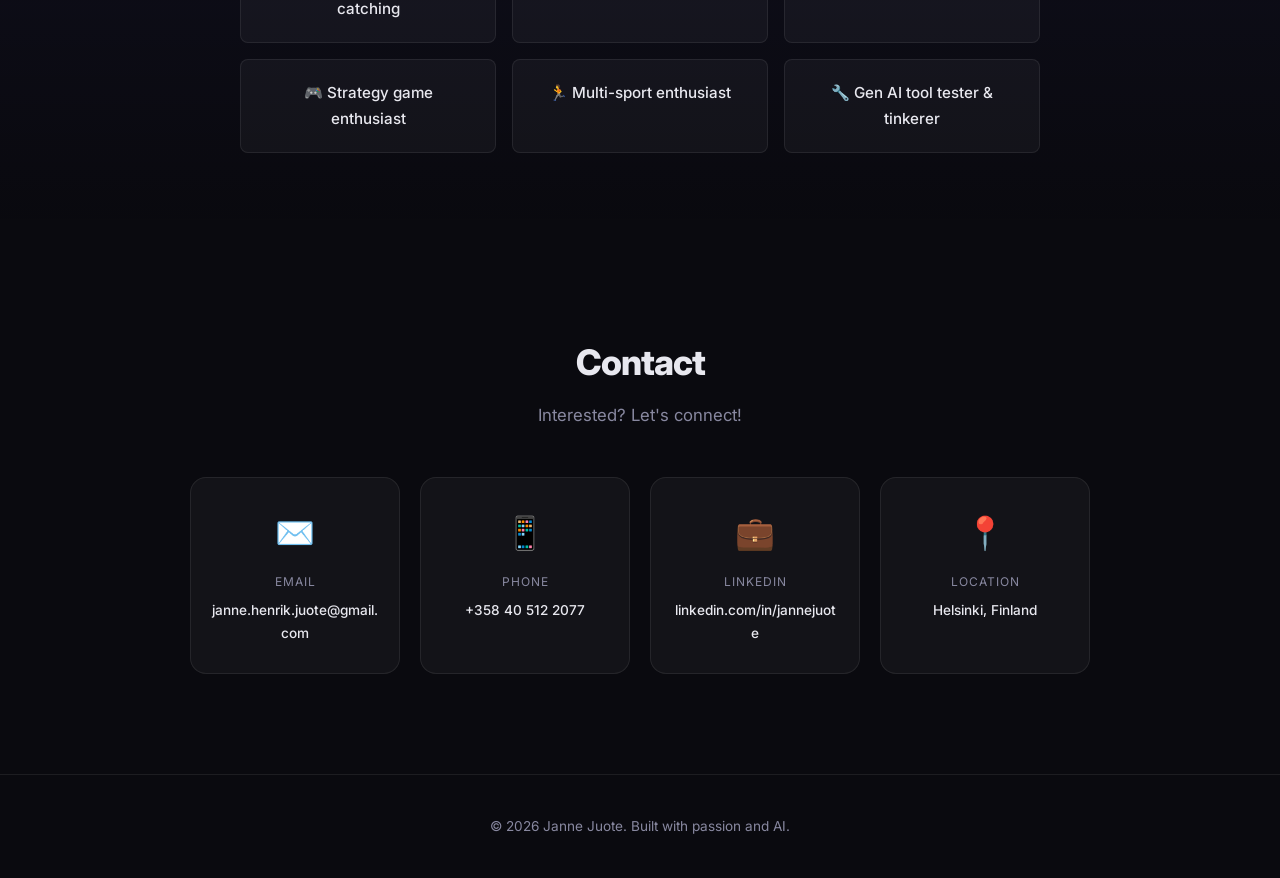
<file: en.html>
<!DOCTYPE html>
<html lang="en">
<head>
    <meta charset="UTF-8">
    <meta name="viewport" content="width=device-width, initial-scale=1.0">
    <title>Janne Juote - Development & Solutions Consultant | AI Specialist</title>
    <meta name="description" content="Janne Juote - Solution-oriented digital services and AI specialist based in Helsinki, Finland.">
    <link rel="preconnect" href="https://fonts.googleapis.com">
    <link href="https://fonts.googleapis.com/css2?family=Inter:wght@300;400;500;600;700;800;900&family=JetBrains+Mono:wght@400;500&display=swap" rel="stylesheet">
    <link rel="stylesheet" href="style.css">
</head>
<body>
    <!-- Animated background -->
    <div class="bg-grid"></div>
    <div class="bg-glow bg-glow-1"></div>
    <div class="bg-glow bg-glow-2"></div>

    <!-- Navigation -->
    <nav class="nav" id="nav">
        <div class="nav-inner">
            <a href="#hero" class="nav-logo">JJ</a>
            <div class="nav-links">
                <a href="#about">About</a>
                <a href="#skills">Skills</a>
                <a href="#experience">Experience</a>
                <a href="#projects">Projects</a>
                <a href="#education">Education</a>
                <a href="#contact">Contact</a>
            </div>
        </div>
    </nav>

    <!-- Hero Section -->
    <section class="hero" id="hero">
        <div class="hero-content">
            <div class="hero-text">
                <div class="hero-badge">🚀 Open to new opportunities</div>
                <h1>Janne Juote</h1>
                <p class="hero-title">Development & Solutions Consultant</p>
                <p class="hero-title accent">AI Specialist</p>
                <p class="hero-desc">I combine a recent technical degree, 20+ years of leadership experience from sports, and a passion for modern technology — especially generative AI.</p>
                <div class="hero-actions">
                    <a href="#contact" class="btn btn-primary">Get in touch</a>
                    <a href="#projects" class="btn btn-secondary">View projects</a>
                </div>
                <div class="hero-stats">
                    <div class="stat">
                        <span class="stat-num">20+</span>
                        <span class="stat-label">years of leadership</span>
                    </div>
                    <div class="stat">
                        <span class="stat-num">10+</span>
                        <span class="stat-label">apps & games built</span>
                    </div>
                    <div class="stat">
                        <span class="stat-num">4</span>
                        <span class="stat-label">languages spoken</span>
                    </div>
                </div>
            </div>
            <div class="hero-image">
                <div class="hero-image-frame">
                    <img src="profile.jpg" alt="Janne Juote" />
                    <div class="hero-image-ring"></div>
                </div>
            </div>
        </div>
    </section>

    <!-- About / Quote -->
    <section class="about" id="about">
        <div class="container">
            <blockquote class="quote">
                <p>"You should absolutely be a Head of Development"</p>
                <cite>— Pekka Ikonen, Avoin.Systems</cite>
            </blockquote>
            <p class="about-text">I'm a natural connector and problem solver. The kind of person who still reaches out for coffee years later to ask how things are going. I combine people-first leadership with technical expertise and a drive for continuous learning.</p>
        </div>
    </section>

    <!-- Skills Section -->
    <section class="skills" id="skills">
        <div class="container">
            <h2 class="section-title">Skills</h2>
            <p class="section-subtitle">Versatile technical and interpersonal expertise</p>

            <div class="skills-grid">
                <!-- AI & Automation -->
                <div class="skill-card skill-card-featured">
                    <div class="skill-icon">🤖</div>
                    <h3>Generative AI & Automation</h3>
                    <p>Developing AI solutions, prompt engineering, building AI agents, and process automation.</p>
                    <div class="skill-tags">
                        <span class="tag tag-ai">Claude</span>
                        <span class="tag tag-ai">OpenAI / GPT</span>
                        <span class="tag tag-ai">Google Gemini</span>
                        <span class="tag tag-ai">Vertex AI</span>
                        <span class="tag tag-ai">Antigravity</span>
                        <span class="tag tag-ai">Cursor</span>
                        <span class="tag tag-ai">Prompt Engineering</span>
                        <span class="tag tag-ai">AI Agents</span>
                        <span class="tag tag-ai">Suno AI</span>
                        <span class="tag tag-ai">Zapier</span>
                        <span class="tag tag-ai">Vainu</span>
                    </div>
                </div>

                <!-- App Development -->
                <div class="skill-card">
                    <div class="skill-icon">💻</div>
                    <h3>App Development</h3>
                    <p>Full-stack mobile and web application development with modern technologies.</p>
                    <div class="skill-tags">
                        <span class="tag tag-dev">React Native</span>
                        <span class="tag tag-dev">React</span>
                        <span class="tag tag-dev">Next.js</span>
                        <span class="tag tag-dev">TypeScript</span>
                        <span class="tag tag-dev">JavaScript</span>
                        <span class="tag tag-dev">Node.js</span>
                        <span class="tag tag-dev">Expo</span>
                        <span class="tag tag-dev">HTML/CSS</span>
                    </div>
                </div>

                <!-- Cloud & Infra -->
                <div class="skill-card">
                    <div class="skill-icon">☁️</div>
                    <h3>Cloud Services & Architecture</h3>
                    <p>Designing cloud-native solutions and digital architecture.</p>
                    <div class="skill-tags">
                        <span class="tag tag-cloud">Google Cloud (GCP)</span>
                        <span class="tag tag-cloud">Supabase</span>
                        <span class="tag tag-cloud">Firebase</span>
                        <span class="tag tag-cloud">Odoo ERP</span>
                        <span class="tag tag-cloud">SaaS</span>
                    </div>
                </div>

                <!-- Data -->
                <div class="skill-card">
                    <div class="skill-icon">📊</div>
                    <h3>Data Analytics</h3>
                    <p>Data collection, analysis, and visualization to support decision-making.</p>
                    <div class="skill-tags">
                        <span class="tag tag-data">Python</span>
                        <span class="tag tag-data">SQL</span>
                        <span class="tag tag-data">Power BI</span>
                        <span class="tag tag-data">Excel</span>
                    </div>
                </div>

                <!-- Leadership -->
                <div class="skill-card">
                    <div class="skill-icon">🎯</div>
                    <h3>Leadership & Coaching</h3>
                    <p>Results-driven coaching leadership for teams and individuals.</p>
                    <div class="skill-tags">
                        <span class="tag tag-soft">Coaching Leadership</span>
                        <span class="tag tag-soft">Team Building</span>
                        <span class="tag tag-soft">Project Management</span>
                        <span class="tag tag-soft">Change Management</span>
                    </div>
                </div>

                <!-- Communication -->
                <div class="skill-card">
                    <div class="skill-icon">🎤</div>
                    <h3>Communication & Media</h3>
                    <p>Multi-channel communication, public speaking, and media production.</p>
                    <div class="skill-tags">
                        <span class="tag tag-soft">Public Speaking & Hosting</span>
                        <span class="tag tag-soft">Sports Commentary</span>
                        <span class="tag tag-soft">Article Writing</span>
                        <span class="tag tag-soft">Video Production</span>
                    </div>
                </div>
            </div>

            <!-- Languages -->
            <div class="languages-section">
                <h3 class="languages-title">🌍 Languages</h3>
                <div class="languages-grid">
                    <div class="lang-item">
                        <span class="lang-flag">🇫🇮</span>
                        <span class="lang-name">Finnish</span>
                        <div class="lang-bar"><div class="lang-fill" style="width:100%"></div></div>
                        <span class="lang-level">Native</span>
                    </div>
                    <div class="lang-item">
                        <span class="lang-flag">🇬🇧</span>
                        <span class="lang-name">English</span>
                        <div class="lang-bar"><div class="lang-fill" style="width:95%"></div></div>
                        <span class="lang-level">Full professional</span>
                    </div>
                    <div class="lang-item">
                        <span class="lang-flag">🇸🇪</span>
                        <span class="lang-name">Swedish</span>
                        <div class="lang-bar"><div class="lang-fill" style="width:70%"></div></div>
                        <span class="lang-level">Professional</span>
                    </div>
                    <div class="lang-item">
                        <span class="lang-flag">🇩🇪</span>
                        <span class="lang-name">German</span>
                        <div class="lang-bar"><div class="lang-fill" style="width:70%"></div></div>
                        <span class="lang-level">Professional</span>
                    </div>
                </div>
            </div>
        </div>
    </section>

    <!-- Experience Timeline -->
    <section class="experience" id="experience">
        <div class="container">
            <h2 class="section-title">Work Experience</h2>
            <p class="section-subtitle">A versatile career across technology, leadership, and sports</p>

            <div class="timeline">
                <div class="timeline-item">
                    <div class="timeline-marker active"></div>
                    <div class="timeline-content">
                        <div class="timeline-header">
                            <div>
                                <span class="timeline-date">09/2023 → present</span>
                                <h3>Freelance AI Developer</h3>
                                <span class="timeline-company">Freelance · Helsinki, Finland</span>
                            </div>
                            <span class="timeline-badge badge-current">Current</span>
                        </div>
                        <ul>
                            <li>Built multiple mobile apps (React Native/Expo), video games, and AI agents</li>
                            <li>Automated workflows using AI, especially in marketing and communications</li>
                            <li>Developed websites and ERP system workflows</li>
                            <li>Tech: React Native, TypeScript, Supabase, Google Cloud, AI integrations</li>
                        </ul>
                    </div>
                </div>

                <div class="timeline-item">
                    <div class="timeline-marker"></div>
                    <div class="timeline-content">
                        <div class="timeline-header">
                            <div>
                                <span class="timeline-date">06/2025 → 10/2025</span>
                                <h3>Project Manager / AI Developer</h3>
                                <span class="timeline-company">Avoin.Systems · Helsinki, Finland</span>
                            </div>
                        </div>
                        <ul>
                            <li>Expert roles across multiple client projects</li>
                            <li>Built an AI solution automating project effort estimation</li>
                            <li>Customized Odoo ERP solutions for various industries</li>
                        </ul>
                    </div>
                </div>

                <div class="timeline-item">
                    <div class="timeline-marker"></div>
                    <div class="timeline-content">
                        <div class="timeline-header">
                            <div>
                                <span class="timeline-date">03/2021 → 03/2023</span>
                                <h3>Head of Coaching</h3>
                                <span class="timeline-company">Tikkurilan Tiikerit · Vantaa, Finland</span>
                            </div>
                        </div>
                        <ul>
                            <li>Developed a new hands-on coaching methodology for the entire club</li>
                            <li>Built an innovative data analysis model using AI and Excel</li>
                            <li>Implemented coaching framework through training sessions and demonstrations</li>
                            <li>Head coach for men's league team and several junior teams</li>
                        </ul>
                    </div>
                </div>

                <div class="timeline-item">
                    <div class="timeline-marker"></div>
                    <div class="timeline-content">
                        <div class="timeline-header">
                            <div>
                                <span class="timeline-date">07/2018 → 07/2020</span>
                                <h3>Head of Coaching & Head Coach</h3>
                                <span class="timeline-company">UHC Waldkirch-St. Gallen / RLZ Ostschweiz · Switzerland 🇨🇭</span>
                            </div>
                            <span class="timeline-badge badge-intl">International</span>
                        </div>
                        <ul>
                            <li>Led the Swiss Olympic Committee's floorball academy operations</li>
                            <li>Developed coaching methodology and trained coaches</li>
                            <li>Coached men's league team — all-time record points</li>
                        </ul>
                    </div>
                </div>

                <div class="timeline-item">
                    <div class="timeline-marker"></div>
                    <div class="timeline-content">
                        <div class="timeline-header">
                            <div>
                                <span class="timeline-date">01/2012 → 06/2018</span>
                                <h3>Sports Journalist & Coach</h3>
                                <span class="timeline-company">Freelance · Finland</span>
                            </div>
                        </div>
                        <ul>
                            <li>Hosting, commentary, and event management for sports events</li>
                            <li>Article & video production: Yle (Finnish Broadcasting), Basketball & Floorball Federations</li>
                            <li>Coaching floorball and football teams</li>
                        </ul>
                    </div>
                </div>
            </div>
        </div>
    </section>

    <!-- Projects Section -->
    <section class="projects" id="projects">
        <div class="container">
            <h2 class="section-title">Projects</h2>
            <p class="section-subtitle">Examples of completed projects</p>

            <div class="projects-grid">
                <div class="project-card">
                    <div class="project-icon">🏟️</div>
                    <h3>Pelaajapörssi</h3>
                    <p>Mobile app for sports player and court booking management. Payment system, team management, and event scheduling.</p>
                    <div class="skill-tags">
                        <span class="tag tag-dev">React Native</span>
                        <span class="tag tag-dev">Expo</span>
                        <span class="tag tag-cloud">Supabase</span>
                        <span class="tag tag-dev">TypeScript</span>
                    </div>
                </div>

                <div class="project-card">
                    <div class="project-icon">🎯</div>
                    <h3>Pistepeli</h3>
                    <p>Google Play-published scorekeeping app for sports events. Real-time statistics and user management.</p>
                    <div class="skill-tags">
                        <span class="tag tag-dev">React Native</span>
                        <span class="tag tag-cloud">Google Play</span>
                        <span class="tag tag-dev">Expo</span>
                    </div>
                </div>

                <div class="project-card">
                    <div class="project-icon">🎫</div>
                    <h3>EventPulse</h3>
                    <p>Event-based prediction game and digital coupon wallet. VIP features and payment integrations.</p>
                    <div class="skill-tags">
                        <span class="tag tag-dev">React Native</span>
                        <span class="tag tag-cloud">Supabase</span>
                        <span class="tag tag-ai">AI Integration</span>
                    </div>
                </div>

                <div class="project-card">
                    <div class="project-icon">🐦</div>
                    <h3>Crappy Bird</h3>
                    <p>PWA-based Flappy Bird game on HTML5 Canvas. In-game shop, synthesized audio engine, and touch controls.</p>
                    <div class="skill-tags">
                        <span class="tag tag-dev">HTML5 Canvas</span>
                        <span class="tag tag-dev">JavaScript</span>
                        <span class="tag tag-dev">PWA</span>
                    </div>
                </div>

                <div class="project-card">
                    <div class="project-icon">🤖</div>
                    <h3>AI Effort Estimator</h3>
                    <p>AI-powered tool that automates project effort estimation. Built for Avoin.Systems.</p>
                    <div class="skill-tags">
                        <span class="tag tag-ai">Gen AI</span>
                        <span class="tag tag-ai">Automation</span>
                        <span class="tag tag-cloud">Odoo</span>
                    </div>
                </div>

                <div class="project-card">
                    <div class="project-icon">📈</div>
                    <h3>Marketing Automation</h3>
                    <p>AI-powered marketing and communication automation tools. Streamlining content production and customer acquisition.</p>
                    <div class="skill-tags">
                        <span class="tag tag-ai">Zapier</span>
                        <span class="tag tag-ai">AI Automation</span>
                        <span class="tag tag-ai">Vainu</span>
                    </div>
                </div>
            </div>
        </div>
    </section>

    <!-- Education -->
    <section class="education" id="education">
        <div class="container">
            <h2 class="section-title">Education</h2>
            <div class="edu-grid">
                <div class="edu-card">
                    <div class="edu-icon">🎓</div>
                    <h3>BBA in Information Technology</h3>
                    <p class="edu-school">Laurea UAS · 2023–2025</p>
                    <p>Digital Services & Management</p>
                </div>
                <div class="edu-card">
                    <div class="edu-icon">🏅</div>
                    <h3>Coaching Professional Qualification</h3>
                    <p class="edu-school">Eerikkilä Sports Institute · 2018–2019</p>
                    <p>Coaching Theory & Practice</p>
                </div>
                <div class="edu-card">
                    <div class="edu-icon">📺</div>
                    <h3>Sports Journalism</h3>
                    <p class="edu-school">Laajasalo College · 2011–2012</p>
                    <p>Sports Journalism & Media Production</p>
                </div>
            </div>
        </div>
    </section>

    <!-- Fun Facts -->
    <section class="funfacts">
        <div class="container">
            <h2 class="section-title">Outside of Work</h2>
            <div class="fun-grid">
                <div class="fun-item">🏆 World Championship silver medalist in crayfish catching</div>
                <div class="fun-item">🎵 Songwriter — producing songs with AI</div>
                <div class="fun-item">⚽ Floorball & football referee</div>
                <div class="fun-item">🎮 Strategy game enthusiast</div>
                <div class="fun-item">🏃 Multi-sport enthusiast</div>
                <div class="fun-item">🔧 Gen AI tool tester & tinkerer</div>
            </div>
        </div>
    </section>

    <!-- Contact -->
    <section class="contact" id="contact">
        <div class="container">
            <h2 class="section-title">Contact</h2>
            <p class="section-subtitle">Interested? Let's connect!</p>
            <div class="contact-grid">
                <a href="mailto:janne.henrik.juote@gmail.com" class="contact-card">
                    <span class="contact-icon">✉️</span>
                    <span class="contact-label">Email</span>
                    <span class="contact-value">janne.henrik.juote@gmail.com</span>
                </a>
                <a href="tel:+358405122077" class="contact-card">
                    <span class="contact-icon">📱</span>
                    <span class="contact-label">Phone</span>
                    <span class="contact-value">+358 40 512 2077</span>
                </a>
                <a href="https://linkedin.com/in/jannejuote" target="_blank" class="contact-card">
                    <span class="contact-icon">💼</span>
                    <span class="contact-label">LinkedIn</span>
                    <span class="contact-value">linkedin.com/in/jannejuote</span>
                </a>
                <div class="contact-card">
                    <span class="contact-icon">📍</span>
                    <span class="contact-label">Location</span>
                    <span class="contact-value">Helsinki, Finland</span>
                </div>
            </div>
        </div>
    </section>

    <footer class="footer">
        <p>© 2026 Janne Juote. Built with passion and AI.</p>
    </footer>

    <script src="script.js"></script>
</body>
</html>
</file>
<file: style.css>
/* === DESIGN TOKENS === */
:root {
    --bg: #0a0a0f;
    --bg-card: rgba(255,255,255,0.04);
    --bg-card-hover: rgba(255,255,255,0.08);
    --text: #e8e8ef;
    --text-muted: #8888a0;
    --accent: #6c63ff;
    --accent-light: #8b83ff;
    --accent-glow: rgba(108,99,255,0.3);
    --green: #00d48a;
    --blue: #38bdf8;
    --pink: #f472b6;
    --orange: #fb923c;
    --yellow: #fbbf24;
    --border: rgba(255,255,255,0.08);
    --radius: 16px;
    --radius-sm: 8px;
    --font: 'Inter', -apple-system, sans-serif;
    --mono: 'JetBrains Mono', monospace;
}

/* === RESET & BASE === */
*, *::before, *::after { margin:0; padding:0; box-sizing:border-box; }
html { scroll-behavior: smooth; scroll-padding-top: 80px; }
body {
    font-family: var(--font);
    background: var(--bg);
    color: var(--text);
    line-height: 1.7;
    overflow-x: hidden;
}

/* === BACKGROUND EFFECTS === */
.bg-grid {
    position: fixed; inset: 0; z-index: -2;
    background-image: 
        linear-gradient(rgba(108,99,255,0.03) 1px, transparent 1px),
        linear-gradient(90deg, rgba(108,99,255,0.03) 1px, transparent 1px);
    background-size: 60px 60px;
}
.bg-glow {
    position: fixed; z-index: -1; border-radius: 50%;
    filter: blur(120px); opacity: 0.4; pointer-events: none;
}
.bg-glow-1 {
    width: 600px; height: 600px; top: -200px; right: -200px;
    background: radial-gradient(circle, var(--accent-glow), transparent);
    animation: float1 20s ease-in-out infinite;
}
.bg-glow-2 {
    width: 500px; height: 500px; bottom: -150px; left: -150px;
    background: radial-gradient(circle, rgba(0,212,138,0.15), transparent);
    animation: float2 25s ease-in-out infinite;
}
@keyframes float1 {
    0%,100% { transform: translate(0,0); }
    50% { transform: translate(-80px, 80px); }
}
@keyframes float2 {
    0%,100% { transform: translate(0,0); }
    50% { transform: translate(60px, -60px); }
}

/* === NAVIGATION === */
.nav {
    position: fixed; top: 0; left: 0; right: 0; z-index: 100;
    background: rgba(10,10,15,0.8);
    backdrop-filter: blur(20px);
    border-bottom: 1px solid var(--border);
    transition: all 0.3s;
}
.nav.scrolled { background: rgba(10,10,15,0.95); }
.nav-inner {
    max-width: 1200px; margin: 0 auto;
    display: flex; align-items: center; justify-content: space-between;
    padding: 16px 32px;
}
.nav-logo {
    font-size: 1.4rem; font-weight: 800; color: var(--accent);
    text-decoration: none; letter-spacing: -1px;
}
.nav-links { display: flex; gap: 28px; }
.nav-links a {
    color: var(--text-muted); text-decoration: none;
    font-size: 0.85rem; font-weight: 500;
    transition: color 0.2s;
}
.nav-links a:hover { color: var(--text); }

/* === CONTAINER === */
.container { max-width: 1200px; margin: 0 auto; padding: 0 32px; }

/* === HERO === */
.hero {
    min-height: 100vh; display: flex; align-items: center;
    padding: 120px 32px 80px;
    max-width: 1200px; margin: 0 auto;
}
.hero-content {
    display: grid; grid-template-columns: 1.2fr 0.8fr;
    gap: 60px; align-items: center; width: 100%;
}
.hero-badge {
    display: inline-block;
    padding: 8px 20px; border-radius: 50px;
    background: rgba(0,212,138,0.1); border: 1px solid rgba(0,212,138,0.3);
    color: var(--green); font-size: 0.85rem; font-weight: 500;
    margin-bottom: 24px;
    animation: pulse-badge 3s ease-in-out infinite;
}
@keyframes pulse-badge {
    0%,100% { box-shadow: 0 0 0 0 rgba(0,212,138,0.2); }
    50% { box-shadow: 0 0 20px 4px rgba(0,212,138,0.15); }
}
.hero h1 {
    font-size: clamp(2.8rem, 6vw, 4.5rem);
    font-weight: 900; letter-spacing: -2px;
    line-height: 1.1; margin-bottom: 8px;
}
.hero-title {
    font-size: clamp(1.2rem, 2.5vw, 1.8rem);
    font-weight: 600; color: var(--text-muted);
    line-height: 1.3;
}
.hero-title.accent {
    background: linear-gradient(135deg, var(--accent), var(--pink));
    -webkit-background-clip: text; -webkit-text-fill-color: transparent;
    background-clip: text;
}
.hero-desc {
    margin-top: 24px; color: var(--text-muted);
    font-size: 1.05rem; max-width: 540px; line-height: 1.8;
}
.hero-actions { display: flex; gap: 16px; margin-top: 32px; }
.btn {
    padding: 14px 32px; border-radius: 12px; font-weight: 600;
    font-size: 0.95rem; text-decoration: none; transition: all 0.3s;
    cursor: pointer; border: none;
}
.btn-primary {
    background: linear-gradient(135deg, var(--accent), #8b5cf6);
    color: #fff;
    box-shadow: 0 4px 24px rgba(108,99,255,0.3);
}
.btn-primary:hover {
    transform: translateY(-2px);
    box-shadow: 0 8px 32px rgba(108,99,255,0.4);
}
.btn-secondary {
    background: var(--bg-card);
    color: var(--text); border: 1px solid var(--border);
}
.btn-secondary:hover {
    background: var(--bg-card-hover);
    border-color: var(--accent);
}
.hero-stats {
    display: flex; gap: 40px; margin-top: 48px;
    padding-top: 32px; border-top: 1px solid var(--border);
}
.stat-num {
    display: block; font-size: 2rem; font-weight: 800;
    background: linear-gradient(135deg, var(--accent), var(--blue));
    -webkit-background-clip: text; -webkit-text-fill-color: transparent;
    background-clip: text;
}
.stat-label { font-size: 0.82rem; color: var(--text-muted); }

/* Hero Image */
.hero-image { display: flex; justify-content: center; }
.hero-image-frame {
    position: relative; width: 340px; height: 340px;
    border-radius: 50%;
}
.hero-image-frame img {
    width: 100%; height: 100%; border-radius: 50%;
    object-fit: cover; object-position: center 20%;
    border: 3px solid var(--accent);
    position: relative; z-index: 1;
}
.hero-image-ring {
    position: absolute; inset: -12px; border-radius: 50%;
    border: 2px solid rgba(108,99,255,0.2);
    animation: spin 20s linear infinite;
}
.hero-image-ring::before {
    content: ''; position: absolute;
    width: 12px; height: 12px; background: var(--accent);
    border-radius: 50%; top: -6px; left: 50%;
    box-shadow: 0 0 20px var(--accent);
}
@keyframes spin { to { transform: rotate(360deg); } }

/* === ABOUT / QUOTE === */
.about {
    padding: 80px 0;
    background: linear-gradient(180deg, transparent, rgba(108,99,255,0.03), transparent);
}
.quote {
    text-align: center; max-width: 700px; margin: 0 auto 32px;
}
.quote p {
    font-size: 1.6rem; font-weight: 600; font-style: italic;
    color: var(--text); line-height: 1.5;
}
.quote cite {
    display: block; margin-top: 16px;
    color: var(--accent); font-size: 0.95rem; font-style: normal;
}
.about-text {
    text-align: center; max-width: 640px; margin: 0 auto;
    color: var(--text-muted); font-size: 1.05rem;
}

/* === SECTION TITLES === */
.section-title {
    text-align: center; font-size: 2.2rem; font-weight: 800;
    letter-spacing: -1px; margin-bottom: 8px;
}
.section-subtitle {
    text-align: center; color: var(--text-muted);
    margin-bottom: 48px; font-size: 1.05rem;
}

/* === SKILLS === */
.skills { padding: 100px 0; }
.skills-grid {
    display: grid; grid-template-columns: repeat(3, 1fr);
    gap: 24px; margin-bottom: 60px;
}
.skill-card {
    background: var(--bg-card);
    border: 1px solid var(--border);
    border-radius: var(--radius);
    padding: 32px;
    transition: all 0.4s cubic-bezier(0.4,0,0.2,1);
}
.skill-card:hover {
    transform: translateY(-4px);
    background: var(--bg-card-hover);
    border-color: rgba(108,99,255,0.3);
    box-shadow: 0 20px 60px rgba(0,0,0,0.3);
}
.skill-card-featured {
    border-color: rgba(108,99,255,0.3);
    background: linear-gradient(135deg, rgba(108,99,255,0.08), rgba(139,94,246,0.04));
    grid-column: span 1;
}
.skill-icon { font-size: 2rem; margin-bottom: 16px; }
.skill-card h3 {
    font-size: 1.15rem; font-weight: 700;
    margin-bottom: 8px; letter-spacing: -0.3px;
}
.skill-card p {
    color: var(--text-muted); font-size: 0.9rem;
    margin-bottom: 16px; line-height: 1.6;
}
.skill-tags { display: flex; flex-wrap: wrap; gap: 6px; }
.tag {
    padding: 4px 12px; border-radius: 6px;
    font-size: 0.75rem; font-weight: 500;
    font-family: var(--mono);
}
.tag-ai { background: rgba(108,99,255,0.15); color: var(--accent-light); }
.tag-dev { background: rgba(56,189,248,0.12); color: var(--blue); }
.tag-cloud { background: rgba(0,212,138,0.12); color: var(--green); }
.tag-data { background: rgba(251,146,60,0.12); color: var(--orange); }
.tag-soft { background: rgba(244,114,182,0.12); color: var(--pink); }

/* Languages */
.languages-section {
    background: var(--bg-card);
    border: 1px solid var(--border);
    border-radius: var(--radius);
    padding: 40px;
}
.languages-title {
    text-align: center; font-size: 1.3rem;
    margin-bottom: 32px; font-weight: 700;
}
.languages-grid {
    display: grid; grid-template-columns: repeat(4, 1fr); gap: 32px;
}
.lang-item { text-align: center; }
.lang-flag { font-size: 2rem; display: block; margin-bottom: 8px; }
.lang-name { font-weight: 600; font-size: 0.95rem; display: block; margin-bottom: 8px; }
.lang-bar {
    width: 100%; height: 6px; background: rgba(255,255,255,0.06);
    border-radius: 3px; overflow: hidden; margin-bottom: 8px;
}
.lang-fill {
    height: 100%; border-radius: 3px;
    background: linear-gradient(90deg, var(--accent), var(--blue));
    transition: width 1.5s ease;
}
.lang-level { font-size: 0.8rem; color: var(--text-muted); }

/* === EXPERIENCE TIMELINE === */
.experience {
    padding: 100px 0;
    background: linear-gradient(180deg, transparent, rgba(108,99,255,0.02), transparent);
}
.timeline { max-width: 800px; margin: 0 auto; position: relative; }
.timeline::before {
    content: ''; position: absolute;
    left: 16px; top: 0; bottom: 0; width: 2px;
    background: linear-gradient(180deg, var(--accent), rgba(108,99,255,0.1));
}
.timeline-item {
    position: relative; padding-left: 56px; margin-bottom: 40px;
}
.timeline-marker {
    position: absolute; left: 8px; top: 8px;
    width: 18px; height: 18px; border-radius: 50%;
    background: var(--bg); border: 3px solid var(--accent);
    z-index: 1;
}
.timeline-marker.active {
    background: var(--accent);
    box-shadow: 0 0 20px var(--accent-glow);
}
.timeline-content {
    background: var(--bg-card);
    border: 1px solid var(--border);
    border-radius: var(--radius);
    padding: 28px 32px;
    transition: all 0.3s;
}
.timeline-content:hover {
    border-color: rgba(108,99,255,0.3);
    transform: translateX(4px);
}
.timeline-header {
    display: flex; justify-content: space-between;
    align-items: flex-start; margin-bottom: 16px; gap: 16px;
}
.timeline-date {
    font-family: var(--mono); font-size: 0.8rem;
    color: var(--accent); display: block; margin-bottom: 4px;
}
.timeline-content h3 { font-size: 1.2rem; font-weight: 700; }
.timeline-company {
    font-size: 0.9rem; color: var(--text-muted);
}
.timeline-badge {
    padding: 4px 14px; border-radius: 50px;
    font-size: 0.72rem; font-weight: 600; white-space: nowrap;
}
.badge-current { background: rgba(0,212,138,0.15); color: var(--green); }
.badge-intl { background: rgba(56,189,248,0.15); color: var(--blue); }
.timeline-content ul {
    list-style: none; padding: 0;
}
.timeline-content li {
    position: relative; padding-left: 20px;
    color: var(--text-muted); font-size: 0.92rem;
    margin-bottom: 6px;
}
.timeline-content li::before {
    content: '▸'; position: absolute; left: 0;
    color: var(--accent); font-weight: 700;
}

/* === PROJECTS === */
.projects { padding: 100px 0; }
.projects-grid {
    display: grid; grid-template-columns: repeat(3, 1fr); gap: 24px;
}
.project-card {
    background: var(--bg-card);
    border: 1px solid var(--border);
    border-radius: var(--radius);
    padding: 32px;
    transition: all 0.4s cubic-bezier(0.4,0,0.2,1);
}
.project-card:hover {
    transform: translateY(-6px);
    border-color: rgba(108,99,255,0.4);
    box-shadow: 0 24px 64px rgba(0,0,0,0.3);
}
.project-icon { font-size: 2.4rem; margin-bottom: 16px; }
.project-card h3 {
    font-size: 1.2rem; font-weight: 700;
    margin-bottom: 10px;
}
.project-card p {
    color: var(--text-muted); font-size: 0.9rem;
    margin-bottom: 16px; line-height: 1.6;
}

/* === EDUCATION === */
.education { padding: 100px 0; }
.edu-grid {
    display: grid; grid-template-columns: repeat(3, 1fr); gap: 24px;
}
.edu-card {
    background: var(--bg-card);
    border: 1px solid var(--border);
    border-radius: var(--radius);
    padding: 32px; text-align: center;
    transition: all 0.3s;
}
.edu-card:hover {
    transform: translateY(-4px);
    border-color: rgba(108,99,255,0.3);
}
.edu-icon { font-size: 2.4rem; margin-bottom: 16px; }
.edu-card h3 { font-size: 1.1rem; font-weight: 700; margin-bottom: 8px; }
.edu-school {
    color: var(--accent); font-size: 0.85rem;
    font-family: var(--mono); margin-bottom: 8px;
}
.edu-card > p:last-child {
    color: var(--text-muted); font-size: 0.9rem;
}

/* === FUN FACTS === */
.funfacts {
    padding: 80px 0;
    background: linear-gradient(180deg, transparent, rgba(108,99,255,0.03), transparent);
}
.fun-grid {
    display: grid; grid-template-columns: repeat(3, 1fr); gap: 16px;
    max-width: 800px; margin: 0 auto;
}
.fun-item {
    padding: 20px 24px;
    background: var(--bg-card);
    border: 1px solid var(--border);
    border-radius: var(--radius-sm);
    font-size: 0.95rem; font-weight: 500;
    text-align: center;
    transition: all 0.3s;
}
.fun-item:hover {
    background: var(--bg-card-hover);
    transform: scale(1.03);
}

/* === CONTACT === */
.contact { padding: 100px 0; }
.contact-grid {
    display: grid; grid-template-columns: repeat(4, 1fr);
    gap: 20px; max-width: 900px; margin: 0 auto;
}
.contact-card {
    background: var(--bg-card);
    border: 1px solid var(--border);
    border-radius: var(--radius);
    padding: 28px 20px; text-align: center;
    text-decoration: none; color: inherit;
    transition: all 0.3s;
    display: flex; flex-direction: column; align-items: center;
}
.contact-card:hover {
    border-color: var(--accent);
    transform: translateY(-4px);
    box-shadow: 0 16px 48px rgba(0,0,0,0.3);
}
.contact-icon { font-size: 2rem; margin-bottom: 12px; }
.contact-label {
    font-size: 0.75rem; color: var(--text-muted);
    text-transform: uppercase; letter-spacing: 1px;
    margin-bottom: 6px;
}
.contact-value {
    font-size: 0.85rem; font-weight: 500; color: var(--text);
    word-break: break-all;
}

/* === FOOTER === */
.footer {
    text-align: center; padding: 40px;
    border-top: 1px solid var(--border);
    color: var(--text-muted); font-size: 0.85rem;
}

/* === ANIMATIONS === */
.fade-in {
    opacity: 0; transform: translateY(30px);
    transition: opacity 0.7s ease, transform 0.7s ease;
}
.fade-in.visible {
    opacity: 1; transform: translateY(0);
}

/* === RESPONSIVE === */
@media (max-width: 900px) {
    .hero-content { grid-template-columns: 1fr; text-align: center; }
    .hero-text { order: 2; }
    .hero-image { order: 1; }
    .hero-image-frame { width: 240px; height: 240px; }
    .hero-desc { margin: 24px auto 0; }
    .hero-actions { justify-content: center; }
    .hero-stats { justify-content: center; }
    .skills-grid { grid-template-columns: repeat(2, 1fr); }
    .projects-grid { grid-template-columns: repeat(2, 1fr); }
    .edu-grid { grid-template-columns: 1fr; }
    .languages-grid { grid-template-columns: repeat(2, 1fr); }
    .contact-grid { grid-template-columns: repeat(2, 1fr); }
    .fun-grid { grid-template-columns: repeat(2, 1fr); }
    .nav-links { gap: 16px; }
    .nav-links a { font-size: 0.78rem; }
}
@media (max-width: 600px) {
    .hero { padding: 100px 20px 60px; }
    .container { padding: 0 20px; }
    .skills-grid { grid-template-columns: 1fr; }
    .projects-grid { grid-template-columns: 1fr; }
    .contact-grid { grid-template-columns: 1fr; }
    .fun-grid { grid-template-columns: 1fr; }
    .languages-grid { grid-template-columns: repeat(2, 1fr); }
    .nav-links { display: none; }
}

/* === PRINT STYLES === */
@media print {
    /* Reset to white background, dark text */
    :root {
        --bg: #ffffff;
        --bg-card: #f8f8fa;
        --text: #1a1a2e;
        --text-muted: #444466;
        --accent: #4a42d0;
        --accent-light: #4a42d0;
        --border: #ddd;
    }

    * { 
        -webkit-print-color-adjust: exact !important;
        print-color-adjust: exact !important;
    }

    html { font-size: 10px; }
    body { line-height: 1.35; background: #fff; color: #1a1a2e; }

    /* Hide decorative & interactive elements */
    .bg-grid, .bg-glow, .bg-glow-1, .bg-glow-2,
    .nav, .hero-actions, .hero-image-ring,
    .footer, .hero-badge { display: none !important; }

    /* Remove all animations & transitions */
    *, *::before, *::after {
        animation: none !important;
        transition: none !important;
        box-shadow: none !important;
    }
    .fade-in { opacity: 1 !important; transform: none !important; }

    /* Fix gradient text for print */
    .hero-title.accent, .stat-num {
        -webkit-text-fill-color: var(--accent) !important;
        background: none !important;
        color: var(--accent) !important;
    }

    /* Page setup */
    @page { margin: 12mm 14mm; size: A4; }

    .container { max-width: 100%; padding: 0; }

    /* === HERO — compact header === */
    .hero {
        min-height: auto; padding: 0 0 8px 0;
        border-bottom: 2px solid var(--accent);
        margin-bottom: 10px;
    }
    .hero-content {
        grid-template-columns: auto 1fr;
        gap: 16px;
    }
    .hero-image { order: -1; }
    .hero-image-frame { width: 70px; height: 70px; }
    .hero-image-frame img { border-width: 2px; }
    .hero h1 { font-size: 2rem; margin-bottom: 2px; }
    .hero-title { font-size: 1.1rem; line-height: 1.2; }
    .hero-desc { font-size: 0.82rem; margin-top: 6px; line-height: 1.4; max-width: 100%; }
    .hero-stats { margin-top: 8px; padding-top: 8px; gap: 24px; }
    .stat-num { font-size: 1.3rem; }
    .stat-label { font-size: 0.7rem; }

    /* === ABOUT — inline quote === */
    .about { padding: 8px 0; }
    .quote { margin-bottom: 6px; }
    .quote p { font-size: 1rem; }
    .quote cite { font-size: 0.75rem; margin-top: 4px; }
    .about-text { font-size: 0.8rem; line-height: 1.4; }

    /* === SECTION TITLES === */
    .section-title { font-size: 1.2rem; margin-bottom: 4px; }
    .section-subtitle { margin-bottom: 8px; font-size: 0.8rem; }

    /* === SKILLS — tight grid === */
    .skills { padding: 10px 0; }
    .skills-grid {
        grid-template-columns: repeat(3, 1fr);
        gap: 8px; margin-bottom: 10px;
    }
    .skill-card { padding: 8px 10px; border-radius: 6px; }
    .skill-card-featured { background: #f0efff; }
    .skill-icon { font-size: 1.1rem; margin-bottom: 4px; }
    .skill-card h3 { font-size: 0.8rem; margin-bottom: 3px; }
    .skill-card p { display: none; } /* Hide descriptions to save space */
    .tag { padding: 1px 6px; font-size: 0.6rem; border-radius: 3px; }
    .tag-ai { background: #e8e6ff; color: #4a42d0; }
    .tag-dev { background: #e0f4ff; color: #1a7ab5; }
    .tag-cloud { background: #ddfbef; color: #0a8a5a; }
    .tag-data { background: #fff0e0; color: #b56a1a; }
    .tag-soft { background: #ffe8f2; color: #a0456e; }
    .skill-tags { gap: 3px; }

    /* Languages — compact row */
    .languages-section { padding: 10px 16px; border-radius: 6px; }
    .languages-title { font-size: 0.9rem; margin-bottom: 8px; }
    .languages-grid { gap: 12px; }
    .lang-flag { font-size: 1.2rem; margin-bottom: 2px; }
    .lang-name { font-size: 0.72rem; margin-bottom: 3px; }
    .lang-bar { height: 4px; margin-bottom: 3px; }
    .lang-fill { background: var(--accent); }
    .lang-level { font-size: 0.65rem; }

    /* === EXPERIENCE — compact timeline === */
    .experience { padding: 10px 0; background: none; }
    .timeline { max-width: 100%; }
    .timeline::before { left: 8px; width: 1px; background: #ccc; }
    .timeline-item { padding-left: 24px; margin-bottom: 10px; }
    .timeline-marker { width: 10px; height: 10px; left: 4px; top: 4px; border-width: 2px; }
    .timeline-content { padding: 8px 12px; border-radius: 6px; }
    .timeline-header { margin-bottom: 4px; }
    .timeline-date { font-size: 0.65rem; margin-bottom: 1px; }
    .timeline-content h3 { font-size: 0.85rem; }
    .timeline-company { font-size: 0.72rem; }
    .timeline-badge { font-size: 0.6rem; padding: 1px 8px; }
    .badge-current { background: #ddfbef; color: #0a8a5a; }
    .badge-intl { background: #e0f4ff; color: #1a7ab5; }
    .timeline-content li { font-size: 0.72rem; margin-bottom: 1px; padding-left: 12px; }
    .timeline-content li::before { font-size: 0.65rem; }

    /* === PROJECTS — 3-col compact === */
    .projects { padding: 10px 0; }
    .projects-grid { grid-template-columns: repeat(3, 1fr); gap: 8px; }
    .project-card { padding: 8px 10px; border-radius: 6px; }
    .project-icon { font-size: 1.2rem; margin-bottom: 4px; }
    .project-card h3 { font-size: 0.8rem; margin-bottom: 3px; }
    .project-card p { font-size: 0.68rem; line-height: 1.3; margin-bottom: 4px; }

    /* === EDUCATION — single row === */
    .education { padding: 10px 0; }
    .edu-grid { grid-template-columns: repeat(3, 1fr); gap: 8px; }
    .edu-card { padding: 8px; border-radius: 6px; }
    .edu-icon { font-size: 1.2rem; margin-bottom: 4px; }
    .edu-card h3 { font-size: 0.78rem; margin-bottom: 2px; }
    .edu-school { font-size: 0.65rem; margin-bottom: 2px; }
    .edu-card > p:last-child { font-size: 0.68rem; }

    /* === FUN FACTS — compact === */
    .funfacts { padding: 10px 0; background: none; }
    .fun-grid { grid-template-columns: repeat(3, 1fr); gap: 6px; }
    .fun-item { padding: 5px 8px; font-size: 0.7rem; border-radius: 4px; }

    /* === CONTACT — single row === */
    .contact { padding: 10px 0; }
    .contact-grid { grid-template-columns: repeat(4, 1fr); gap: 8px; }
    .contact-card { padding: 8px; border-radius: 6px; }
    .contact-icon { font-size: 1.2rem; margin-bottom: 4px; }
    .contact-label { font-size: 0.6rem; margin-bottom: 2px; }
    .contact-value { font-size: 0.68rem; }

    /* Page breaks */
    .hero, .about { page-break-inside: avoid; }
    .skill-card, .project-card, .edu-card, .timeline-item { page-break-inside: avoid; }
    .experience { page-break-before: auto; }
}
</file>
